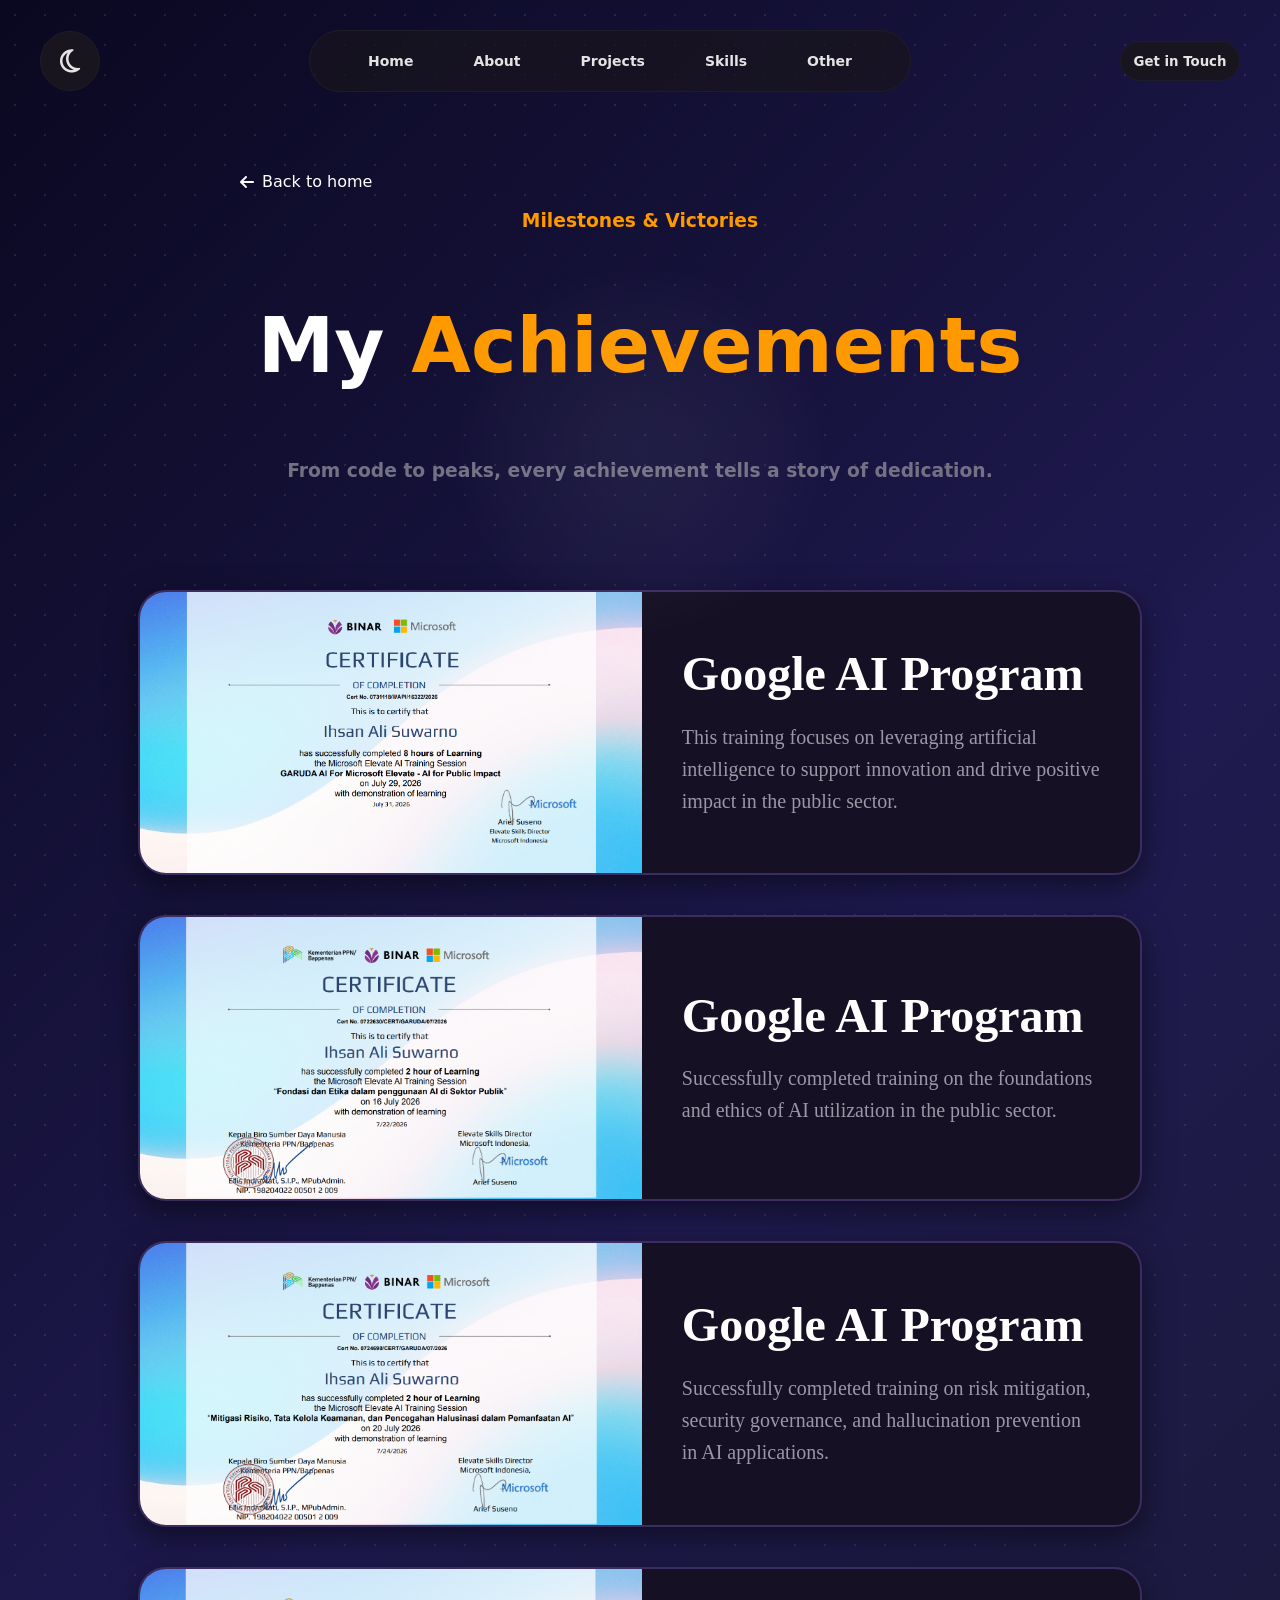
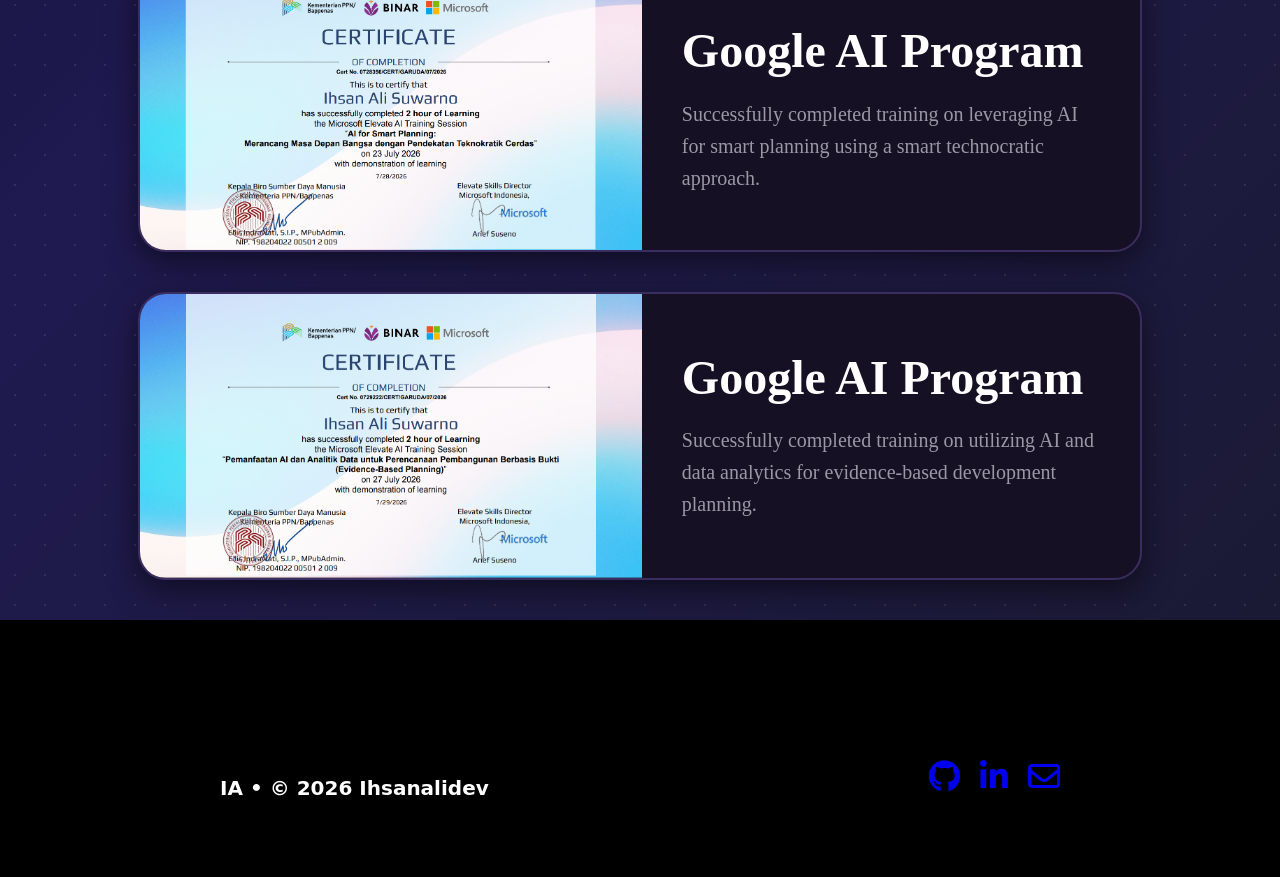
<file: achievements.html>
<!DOCTYPE html>
<html lang="en">
<head>
    <meta charset="UTF-8">
    <meta name="viewport" content="width=device-width, initial-scale=1.0">
    <title>Achievement | Ihsanalidev</title>
    <link rel="stylesheet" href="assets/css/style.css">
    <link rel="stylesheet" href="https://cdnjs.cloudflare.com/ajax/libs/font-awesome/6.5.1/css/all.min.css">
    <link rel="icon" type="image/png" href="assets/img/favicon.png">
</head>
<body>

    <my-header></my-header>
    
    <main>
        <div class="guestbook-title">
            <div class="button-back">
                <a href="index.html">
                    <i class="fa-solid fa-arrow-left"></i>
                    <p class="p-back-to-home">Back to home</p>
                </a>
            </div>
            <h3 class="h3-orange">Milestones & Victories</h3>
            <h1 class="h1-white">My <span class="h1-orange">Achievements</span></h1>
            <h3 class="h3-white">From code to peaks, every achievement tells a story of dedication.</h3>
        </div>

        <div class="achievement-card">
            <div class="achievement-img">
                <img src="assets/img/certificate1.png" alt="Google AI Program Certificate">
            </div>

            <div class="achievement-content">
                <h1 class="achievement-title">Google AI Program</h1>
                <p class="achievement-desc">
                    This training focuses on leveraging artificial intelligence to support innovation and drive positive impact in the public sector.
                </p>
            </div>
        </div>

        <div class="achievement-card">
            <div class="achievement-img">
                <img src="assets/img/certificate2.png" alt="Google AI Program Certificate">
            </div>

            <div class="achievement-content">
                <h1 class="achievement-title">Google AI Program</h1>
                <p class="achievement-desc">
                    Successfully completed training on the foundations and ethics of AI utilization in the public sector.
                </p>
            </div>
        </div>

        <div class="achievement-card">
            <div class="achievement-img">
                <img src="assets/img/certificate3.png" alt="Google AI Program Certificate">
            </div>

            <div class="achievement-content">
                <h1 class="achievement-title">Google AI Program</h1>
                <p class="achievement-desc">
                    Successfully completed training on risk mitigation, security governance, and hallucination prevention in AI applications.  
                </p>
            </div>
        </div>

        <div class="achievement-card">
            <div class="achievement-img">
                <img src="assets/img/certificate4.png" alt="Google AI Program Certificate">
            </div>

            <div class="achievement-content">
                <h1 class="achievement-title">Google AI Program</h1>
                <p class="achievement-desc">
                    Successfully completed training on leveraging AI for smart planning using a smart technocratic approach.
                </p>
            </div>
        </div>

        <div class="achievement-card">
            <div class="achievement-img">
                <img src="assets/img/certificate5.png" alt="Google AI Program Certificate">
            </div>

            <div class="achievement-content">
                <h1 class="achievement-title">Google AI Program</h1>
                <p class="achievement-desc">
                    Successfully completed training on utilizing AI and data analytics for evidence-based development planning.
                </p>
            </div>
        </div>
        
    </main>

    <my-footer></my-footer>

    <script src="assets/js/script.js"></script>
</body>
</html>
</file>
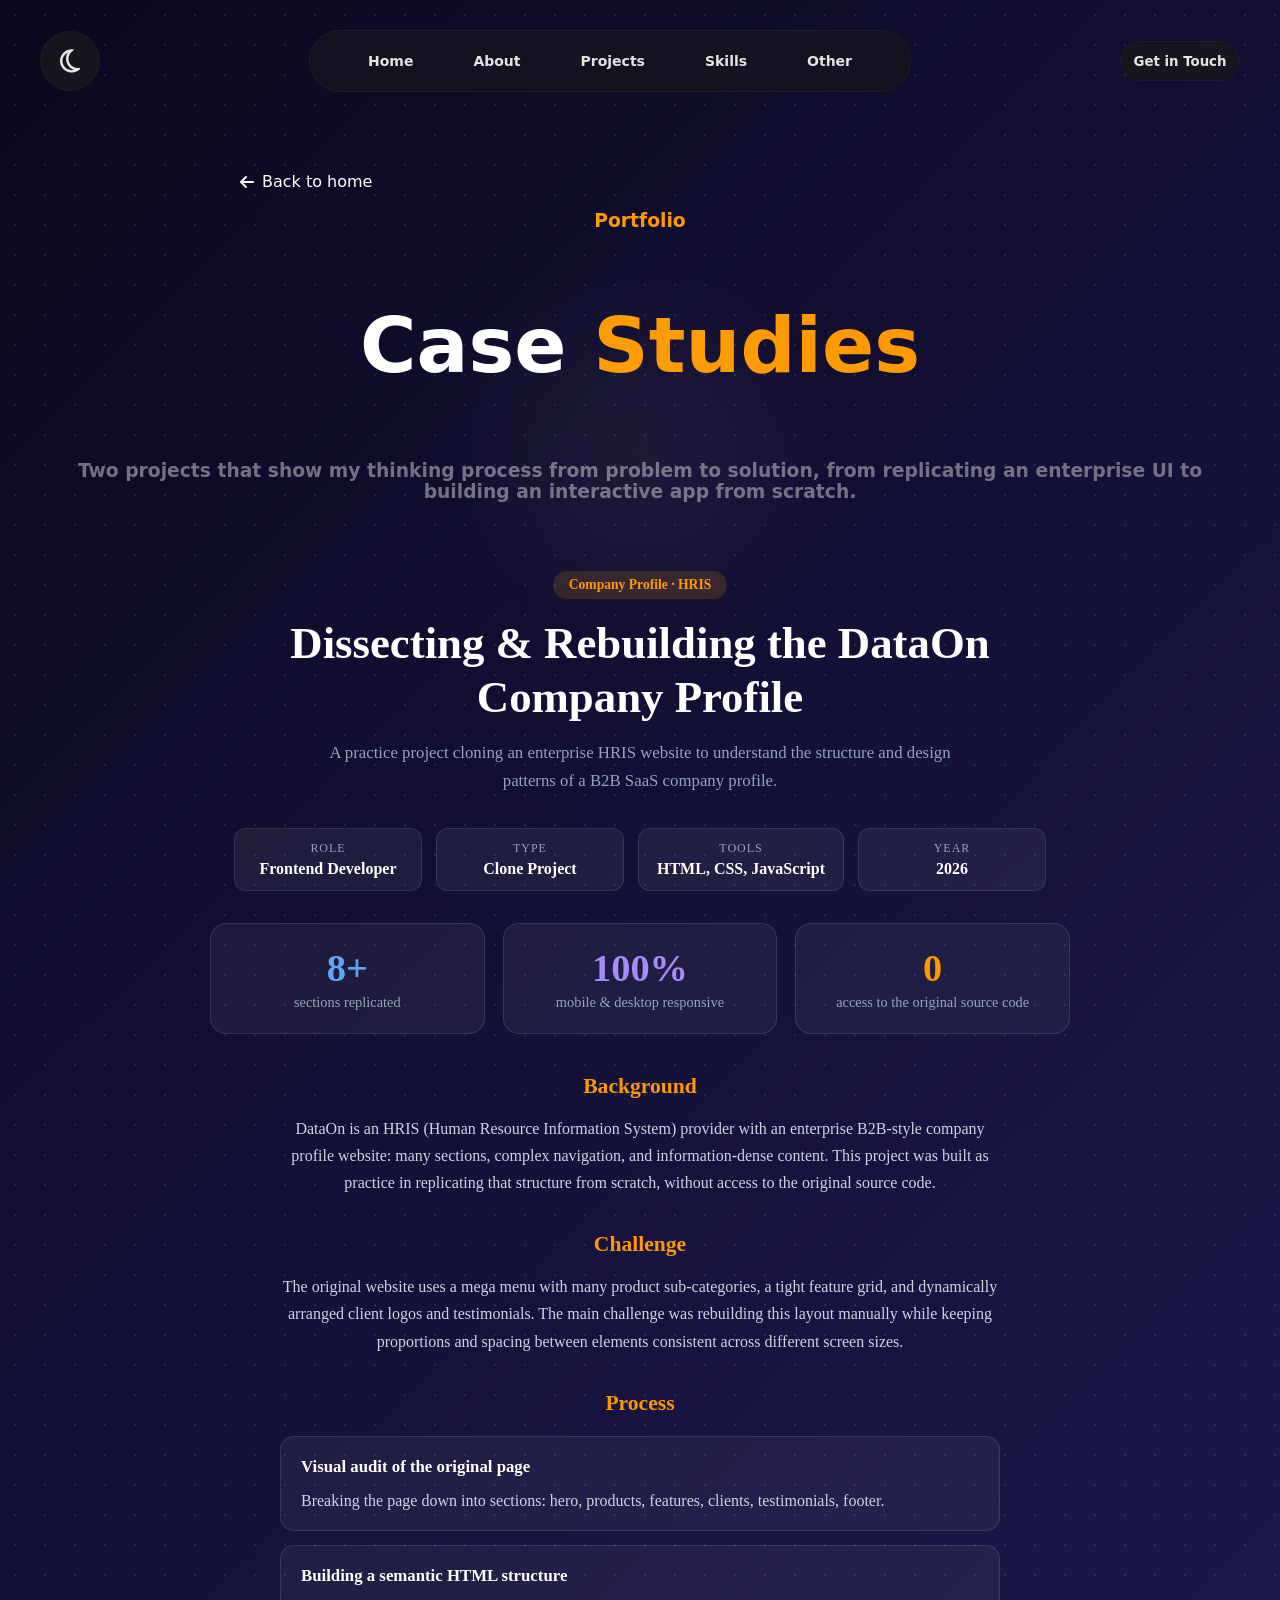
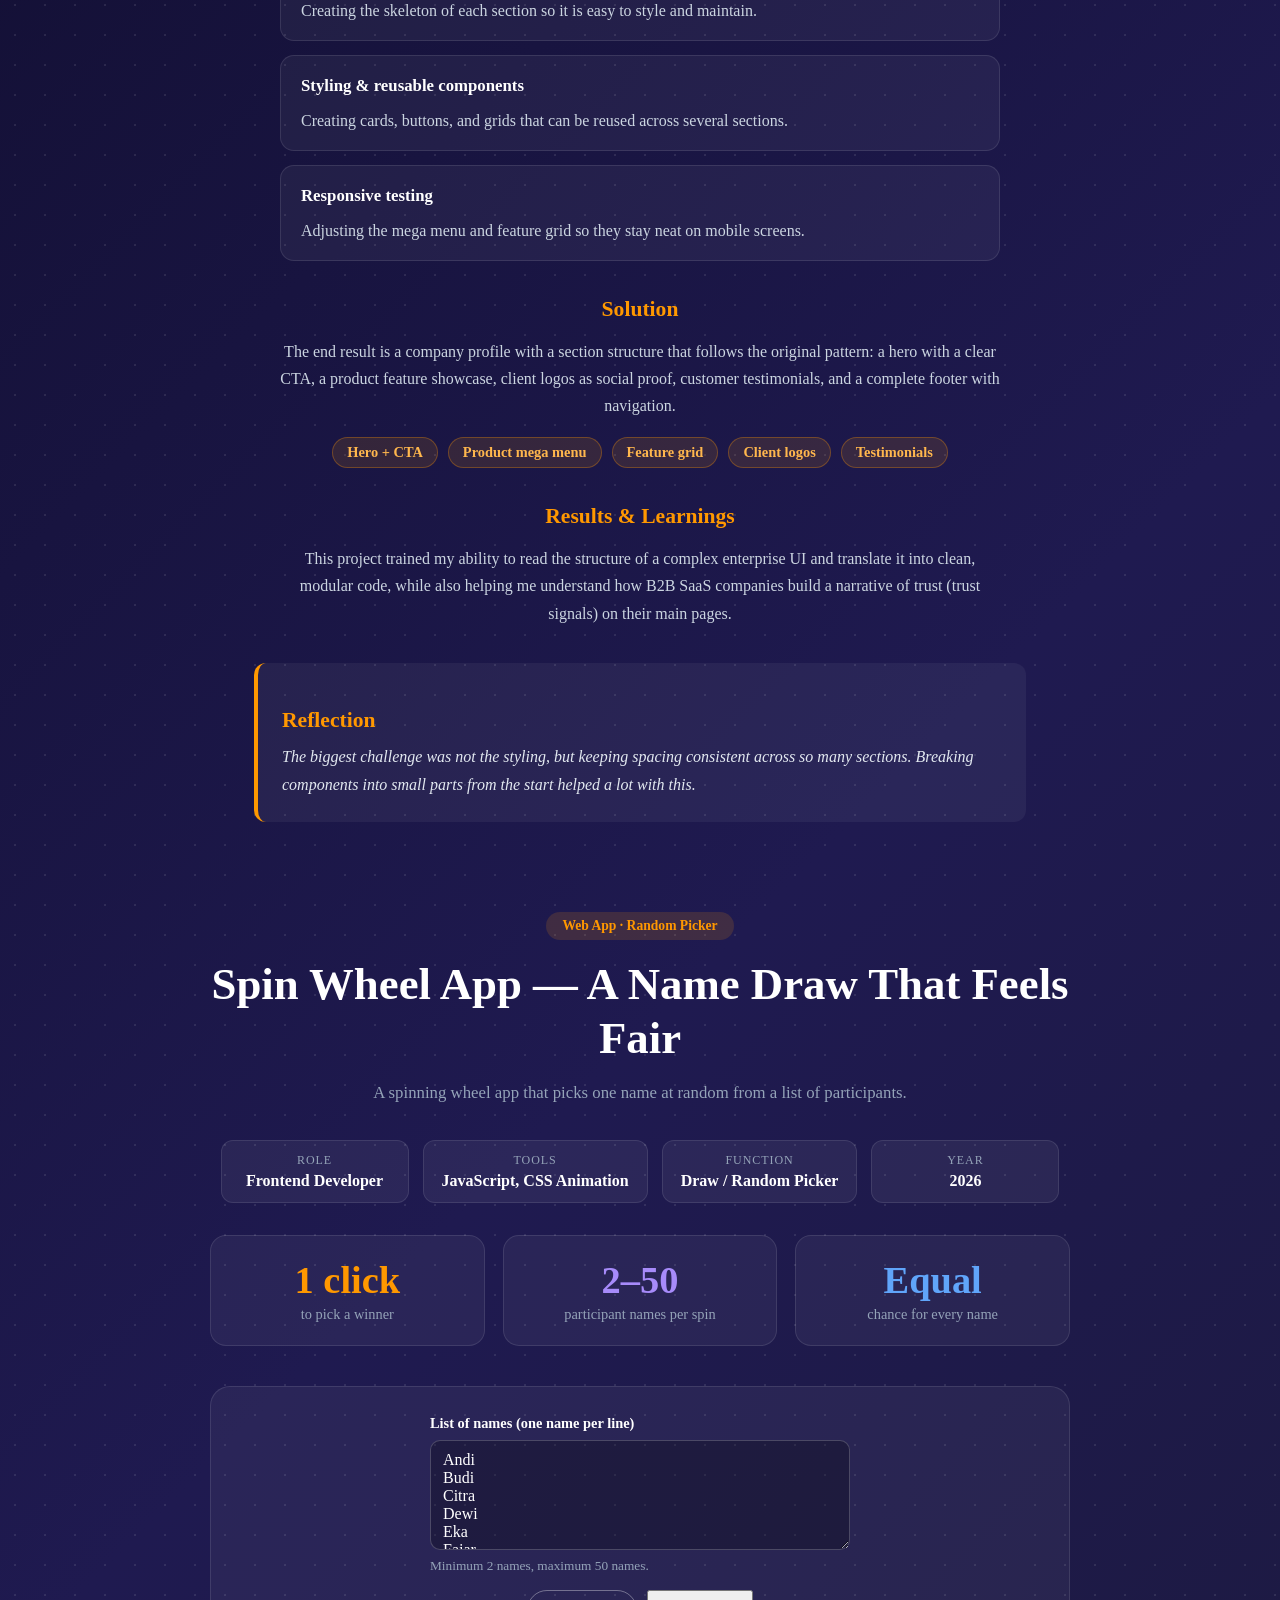
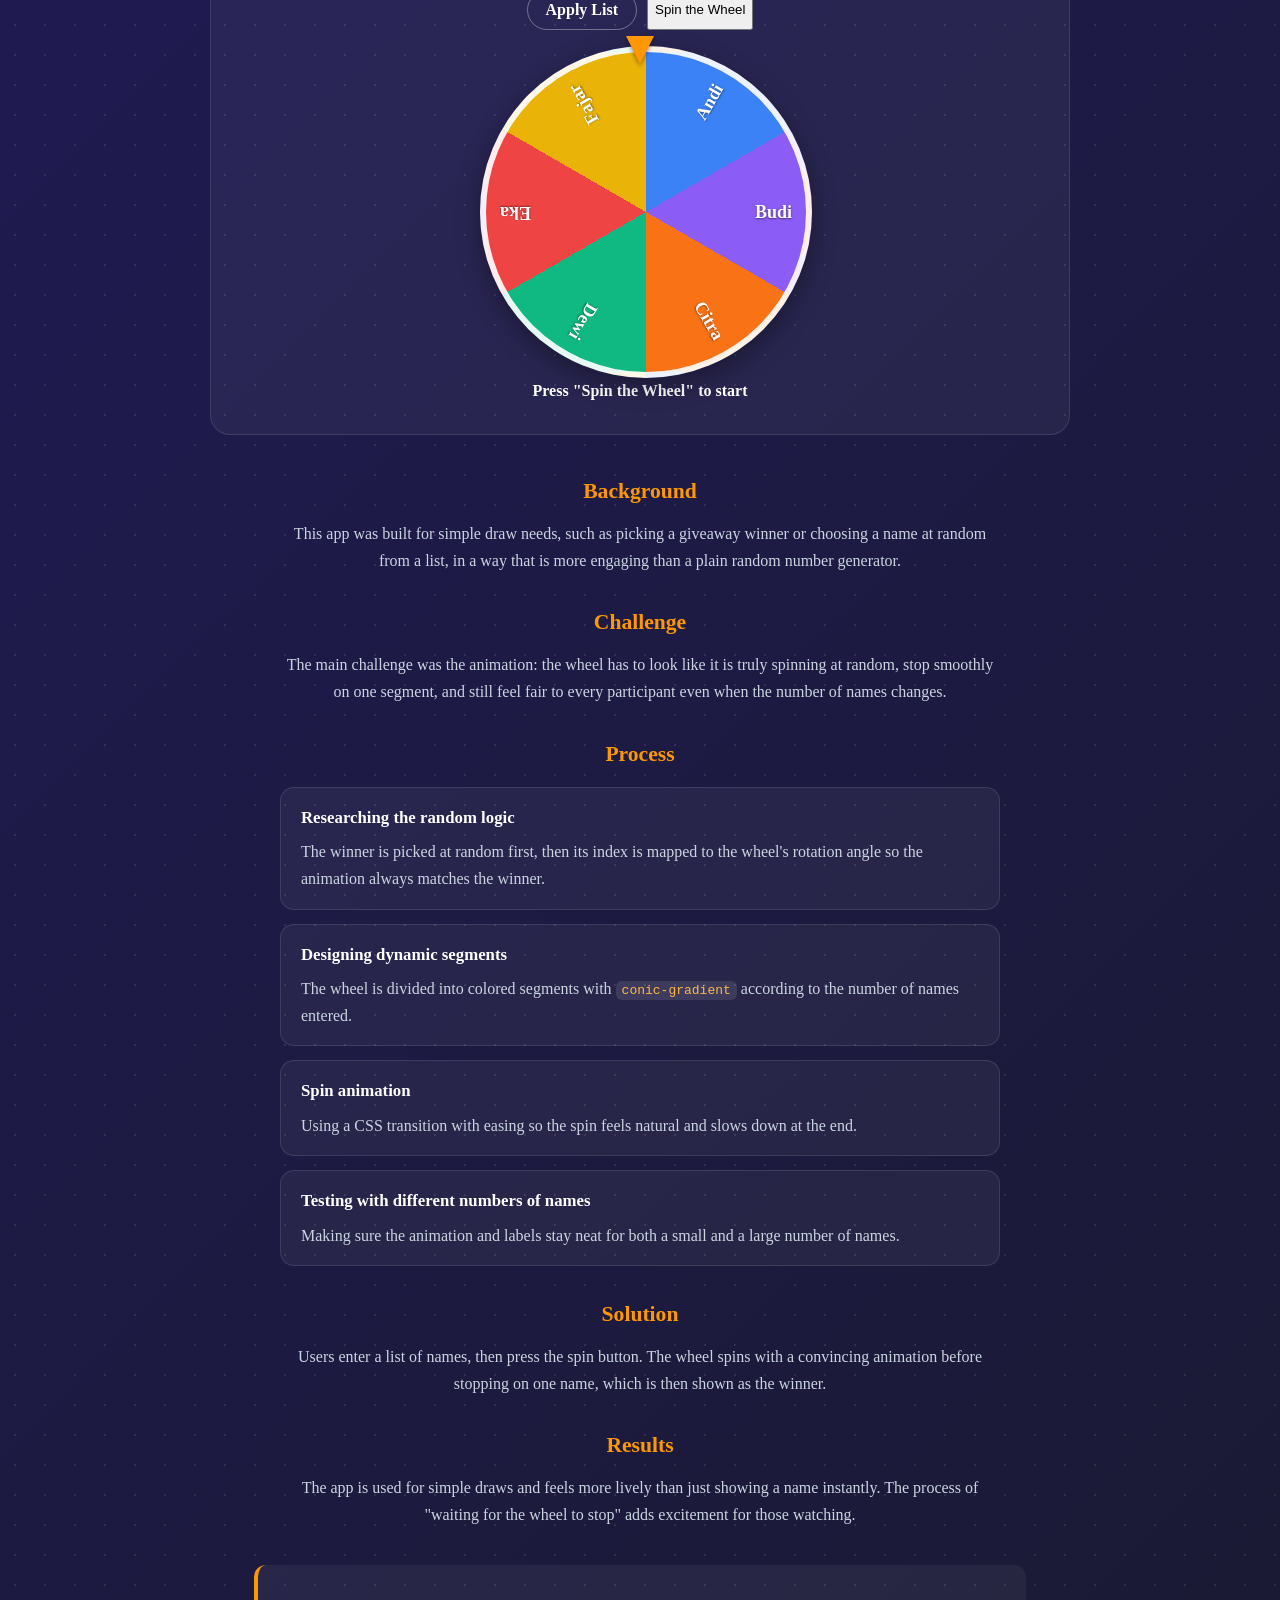
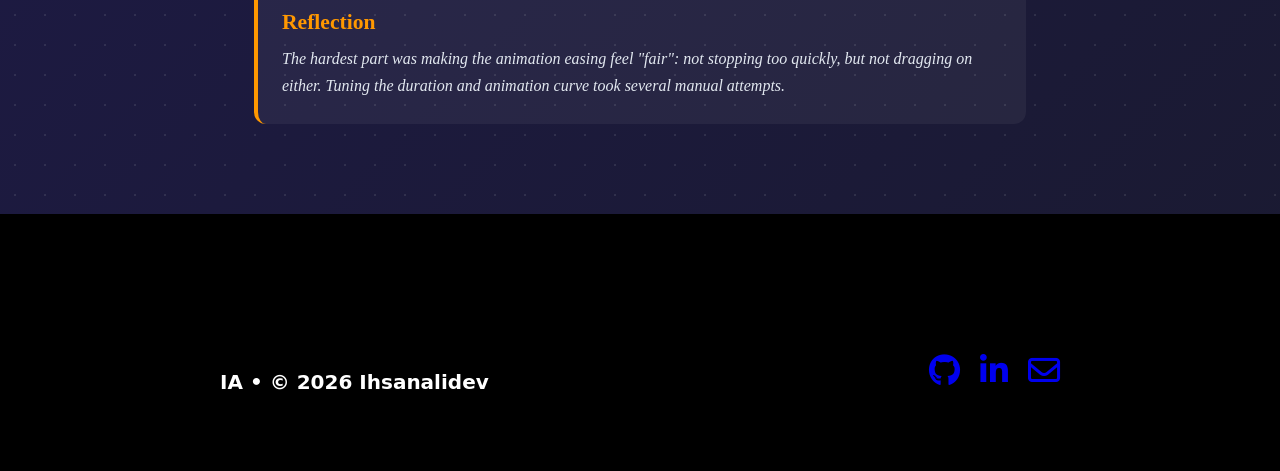
<file: case-studies.html>
<!DOCTYPE html>
<html lang="en">
<head>
    <meta charset="UTF-8">
    <meta name="viewport" content="width=device-width, initial-scale=1.0">
    <title>Case Studies | Ihsanalidev</title>
    <link rel="stylesheet" href="assets/css/style.css">
    <link rel="stylesheet" href="https://cdnjs.cloudflare.com/ajax/libs/font-awesome/6.5.1/css/all.min.css">
    <link rel="icon" type="image/png" href="assets/img/favicon.png">

    <style>
        .case { scroll-margin-top: 80px; }

        .demo { display: flex; flex-direction: column; align-items: center; gap: 16px; position: relative; }
        .wheel-box { position: relative; width: min(320px, 85vw); aspect-ratio: 1; }

        .wheel-box .pointer {
            position: absolute; top: -10px; left: 50%; transform: translateX(-50%);
            width: 0; height: 0; z-index: 3;
            border-left: 14px solid transparent;
            border-right: 14px solid transparent;
            border-top: 28px solid #ff9800;
            filter: drop-shadow(0 2px 2px rgba(0,0,0,.4));
        }

        #wheel {
            position: relative; width: 100%; height: 100%;
            border-radius: 50%; border: 6px solid #fff;
            box-shadow: 0 8px 24px rgba(0,0,0,.35);
            background: #e5e7eb;
            transition: transform 4s cubic-bezier(.17, .67, .12, .99);
            overflow: hidden;
        }
        #wheel .slice-label {
            position: absolute; top: 50%; left: 50%;
            width: 50%; padding-right: 14px; box-sizing: border-box;
            transform-origin: 0 50%;
            text-align: right; color: #fff; font-weight: 700;
            white-space: nowrap; overflow: hidden; text-overflow: ellipsis;
            text-shadow: 0 1px 2px rgba(0,0,0,.5);
            transform: translateY(-50%) rotate(var(--rot));
        }

        .names-input { width: 100%; max-width: 420px; display: flex; flex-direction: column; gap: 8px; text-align: left; }
        .names-input label { font-weight: 600; font-size: .9rem; }
        .names-input textarea {
            width: 100%; min-height: 110px; padding: 10px 12px; box-sizing: border-box;
            border: 1px solid #d1d5db; border-radius: 10px; font: inherit; resize: vertical;
        }

        .btn-row { display: flex; gap: 10px; flex-wrap: wrap; justify-content: center; }
        .spin-btn:disabled, .apply-btn:disabled { opacity: .6; cursor: not-allowed; }
        .apply-btn {
            padding: 10px 18px; border-radius: 999px; border: 1px solid #d1d5db;
            background: #fff; font: inherit; font-weight: 600; cursor: pointer;
        }
        #result { font-weight: 700; min-height: 1.5em; text-align: center; }

        /* ===== TEKS TERANG + RATA TENGAH ===== */
        .wrap { color: #cbd5e1; text-align: center; }
        .wrap p, .wrap li { color: #cbd5e1; line-height: 1.7; }

        /* Nav atas */
        .topnav a { color: #fff; }
        .topnav a:hover { color: #ff9800; }

        /* Intro (judul halaman) */
        .intro { margin: 60px auto 70px; max-width: 720px; }
        .intro .eyebrow {
            display: block; color: #ff9800; font-weight: 700;
            font-size: 1.25rem; margin-bottom: 18px;
        }
        .intro h1 {
            color: #fff; font-size: clamp(2.6rem, 8vw, 4.5rem);
            font-weight: 800; line-height: 1.1; margin: 0 0 22px;
        }
        .intro h1 span { color: #ff9800; }
        .intro p { color: #94a3b8; font-size: 1.1rem; font-weight: 500; }

        /* Header tiap case */
        .wrap .case { max-width: 860px; margin: 0 auto 90px; }
        .wrap .case .tag {
            display: inline-block; padding: 6px 16px; border-radius: 999px;
            background: rgba(255,152,0,.15); color: #ff9800;
            font-weight: 700; font-size: .85rem; margin-bottom: 18px;
        }
        .wrap .case .title {
            color: #fff; font-size: clamp(1.8rem, 5vw, 2.8rem);
            font-weight: 800; line-height: 1.2; margin: 0 0 14px;
        }
        .wrap .case .dek { color: #94a3b8; font-size: 1.05rem; max-width: 640px; margin: 0 auto 32px; }

        /* Meta (peran, tools, dll) */
        .meta-row {
            display: flex; flex-wrap: wrap; justify-content: center; gap: 14px; margin-bottom: 32px;
        }
        .meta-item {
            background: rgba(255,255,255,.06); border: 1px solid rgba(255,255,255,.1);
            border-radius: 12px; padding: 12px 18px; min-width: 150px;
        }
        .meta-item .label { color: #94a3b8; font-size: .75rem; text-transform: uppercase; letter-spacing: .08em; }
        .meta-item .value { color: #fff; font-weight: 600; margin-top: 4px; }

        /* Angka statistik */
        .hero-stat { display: flex; flex-wrap: wrap; justify-content: center; gap: 18px; margin-bottom: 40px; }
        .hero-stat .stat {
            flex: 1 1 200px; background: rgba(255,255,255,.05);
            border: 1px solid rgba(255,255,255,.1); border-radius: 16px; padding: 22px 16px;
        }
        .hero-stat .num { font-size: 2.4rem; font-weight: 800; }
        .hero-stat .num.blue   { color: #60a5fa; }
        .hero-stat .num.purple { color: #a78bfa; }
        .hero-stat .num.orange { color: #ff9800; }
        .hero-stat .cap { color: #94a3b8; font-size: .9rem; margin-top: 4px; }

        /* Section isi */
        .block { margin: 0 auto 36px; max-width: 720px; }
        .block .h, .reflection .h {
            color: #ff9800; font-size: 1.35rem; font-weight: 700; margin-bottom: 12px;
        }

        /* Langkah proses */
        .steps { list-style: none; padding: 0; margin: 20px 0 0; display: grid; gap: 14px; text-align: left; }
        .steps li {
            background: rgba(255,255,255,.05); border: 1px solid rgba(255,255,255,.1);
            border-radius: 14px; padding: 16px 20px;
        }
        .steps h4 { color: #fff; margin: 0 0 6px; font-size: 1.05rem; }
        .steps p { color: #cbd5e1; margin: 0; }

        /* Chips */
        .chips { display: flex; flex-wrap: wrap; justify-content: center; gap: 10px; margin-top: 18px; }
        .chip {
            background: rgba(255,152,0,.12); color: #ffb74d;
            border: 1px solid rgba(255,152,0,.3); border-radius: 999px;
            padding: 6px 14px; font-size: .9rem; font-weight: 600;
        }

        /* Refleksi */
        .reflection {
            max-width: 720px; margin: 0 auto; padding: 24px;
            background: rgba(255,255,255,.05); border-left: 4px solid #ff9800;
            border-radius: 12px; text-align: left;
        }
        .reflection p { color: #e2e8f0; font-style: italic; margin: 0; }

        /* Demo roda */
        .demo {
            background: rgba(255,255,255,.05); border: 1px solid rgba(255,255,255,.1);
            border-radius: 20px; padding: 28px 18px; margin-bottom: 44px;
        }
        .names-input label { color: #fff; }
        .names-input small { color: #94a3b8; }
        .names-input textarea {
            background: rgba(0,0,0,.25); color: #fff; border: 1px solid rgba(255,255,255,.2);
        }
        .names-input textarea::placeholder { color: #64748b; }
        .apply-btn { background: transparent; color: #fff; border: 1px solid rgba(255,255,255,.35); }
        .apply-btn:hover:not(:disabled) { background: rgba(255,255,255,.1); }
        #result { color: #fff; }
        #wheel { border-color: rgba(255,255,255,.9); }
        code { background: rgba(255,255,255,.1); color: #ffb74d; padding: 2px 6px; border-radius: 6px; }
    </style>
</head>
<body>

    <my-header></my-header>

    <main>

        <div class="guestbook-title">
            <div class="button-back">
                <a href="index.html">
                    <i class="fa-solid fa-arrow-left"></i>
                    <p class="p-back-to-home">Back to home</p>
                </a>
            </div>
            <h3 class="h3-orange">Portfolio</h3>
            <h1 class="h1-white">Case<span class="h1-orange"> Studies</span></h1>
            <h3 class="h3-white">Two projects that show my thinking process from problem to solution, from replicating an enterprise UI to building an interactive app from scratch.</h3>
        </div>

<div class="wrap">

  <!-- <div class="intro">
    <span class="eyebrow">Portfolio</span>
    <h1>Case <span>Studies</span></h1>
    <p>Two projects that show my thinking process from problem to solution, from replicating an enterprise UI to building an interactive app from scratch.</p>
  </div> -->

  <!-- ============ CASE 1: HRIS ============ -->
  <div class="case hris" id="hris">
    <span class="tag hris">Company Profile · HRIS</span>
    <h2 class="title">Dissecting &amp; Rebuilding the DataOn Company Profile</h2>
    <p class="dek">A practice project cloning an enterprise HRIS website to understand the structure and design patterns of a B2B SaaS company profile.</p>

    <div class="meta-row">
      <div class="meta-item"><div class="label">Role</div><div class="value">Frontend Developer</div></div>
      <div class="meta-item"><div class="label">Type</div><div class="value">Clone Project</div></div>
      <div class="meta-item"><div class="label">Tools</div><div class="value">HTML, CSS, JavaScript</div></div>
      <div class="meta-item"><div class="label">Year</div><div class="value">2026</div></div>
    </div>

    <div class="hero-stat">
      <div class="stat"><div class="num blue">8+</div><div class="cap">sections replicated</div></div>
      <div class="stat"><div class="num purple">100%</div><div class="cap">mobile &amp; desktop responsive</div></div>
      <div class="stat"><div class="num orange">0</div><div class="cap">access to the original source code</div></div>
    </div>

    <section class="block">
      <h3 class="h">Background</h3>
      <p>DataOn is an HRIS (Human Resource Information System) provider with an enterprise B2B-style company profile website: many sections, complex navigation, and information-dense content. This project was built as practice in replicating that structure from scratch, without access to the original source code.</p>
    </section>

    <section class="block">
      <h3 class="h">Challenge</h3>
      <p>The original website uses a mega menu with many product sub-categories, a tight feature grid, and dynamically arranged client logos and testimonials. The main challenge was rebuilding this layout manually while keeping proportions and spacing between elements consistent across different screen sizes.</p>
    </section>

    <section class="block">
      <h3 class="h">Process</h3>
      <ol class="steps">
        <li><h4>Visual audit of the original page</h4><p>Breaking the page down into sections: hero, products, features, clients, testimonials, footer.</p></li>
        <li><h4>Building a semantic HTML structure</h4><p>Creating the skeleton of each section so it is easy to style and maintain.</p></li>
        <li><h4>Styling &amp; reusable components</h4><p>Creating cards, buttons, and grids that can be reused across several sections.</p></li>
        <li><h4>Responsive testing</h4><p>Adjusting the mega menu and feature grid so they stay neat on mobile screens.</p></li>
      </ol>
    </section>

    <section class="block">
      <h3 class="h">Solution</h3>
      <p>The end result is a company profile with a section structure that follows the original pattern: a hero with a clear CTA, a product feature showcase, client logos as social proof, customer testimonials, and a complete footer with navigation.</p>
      <div class="chips">
        <span class="chip">Hero + CTA</span>
        <span class="chip">Product mega menu</span>
        <span class="chip">Feature grid</span>
        <span class="chip">Client logos</span>
        <span class="chip">Testimonials</span>
      </div>
    </section>

    <section class="block">
      <h3 class="h">Results &amp; Learnings</h3>
      <p>This project trained my ability to read the structure of a complex enterprise UI and translate it into clean, modular code, while also helping me understand how B2B SaaS companies build a narrative of trust (trust signals) on their main pages.</p>
    </section>

    <div class="reflection">
      <h3 class="h" style="margin-bottom:10px;">Reflection</h3>
      <p>The biggest challenge was not the styling, but keeping spacing consistent across so many sections. Breaking components into small parts from the start helped a lot with this.</p>
    </div>
  </div>

  <!-- ============ CASE 2: SPIN WHEEL ============ -->
  <div class="case wheel-section" id="spinwheel">
    <span class="tag wheel">Web App · Random Picker</span>
    <h2 class="title">Spin Wheel App — A Name Draw That Feels Fair</h2>
    <p class="dek">A spinning wheel app that picks one name at random from a list of participants.</p>

    <div class="meta-row">
      <div class="meta-item"><div class="label">Role</div><div class="value">Frontend Developer</div></div>
      <div class="meta-item"><div class="label">Tools</div><div class="value">JavaScript, CSS Animation</div></div>
      <div class="meta-item"><div class="label">Function</div><div class="value">Draw / Random Picker</div></div>
      <div class="meta-item"><div class="label">Year</div><div class="value">2026</div></div>
    </div>

    <div class="hero-stat">
      <div class="stat"><div class="num orange">1 click</div><div class="cap">to pick a winner</div></div>
      <div class="stat"><div class="num purple">2–50</div><div class="cap">participant names per spin</div></div>
      <div class="stat"><div class="num blue">Equal</div><div class="cap">chance for every name</div></div>
    </div>

    <!-- DEMO INTERAKTIF -->
    <div class="demo">
      <div class="names-input">
        <label for="namesInput">List of names (one name per line)</label>
        <textarea id="namesInput" placeholder="Write one name per line">Andi
Budi
Citra
Dewi
Eka
Fajar</textarea>
        <small>Minimum 2 names, maximum 50 names.</small>
      </div>

      <div class="btn-row">
        <button class="apply-btn" id="applyBtn" type="button">Apply List</button>
        <button class="spin-btn" id="spinBtn" type="button">Spin the Wheel</button>
      </div>

      <div class="wheel-box">
        <div class="pointer"></div>
        <div class="wheel" id="wheel"></div>
      </div>

      <div class="result" id="result" aria-live="polite">Press "Spin the Wheel" to start</div>
    </div>

    <section class="block">
      <h3 class="h">Background</h3>
      <p>This app was built for simple draw needs, such as picking a giveaway winner or choosing a name at random from a list, in a way that is more engaging than a plain random number generator.</p>
    </section>

    <section class="block">
      <h3 class="h">Challenge</h3>
      <p>The main challenge was the animation: the wheel has to look like it is truly spinning at random, stop smoothly on one segment, and still feel fair to every participant even when the number of names changes.</p>
    </section>

    <section class="block">
      <h3 class="h">Process</h3>
      <ol class="steps">
        <li><h4>Researching the random logic</h4><p>The winner is picked at random first, then its index is mapped to the wheel's rotation angle so the animation always matches the winner.</p></li>
        <li><h4>Designing dynamic segments</h4><p>The wheel is divided into colored segments with <code>conic-gradient</code> according to the number of names entered.</p></li>
        <li><h4>Spin animation</h4><p>Using a CSS transition with easing so the spin feels natural and slows down at the end.</p></li>
        <li><h4>Testing with different numbers of names</h4><p>Making sure the animation and labels stay neat for both a small and a large number of names.</p></li>
      </ol>
    </section>

    <section class="block">
      <h3 class="h">Solution</h3>
      <p>Users enter a list of names, then press the spin button. The wheel spins with a convincing animation before stopping on one name, which is then shown as the winner.</p>
    </section>

    <section class="block">
      <h3 class="h">Results</h3>
      <p>The app is used for simple draws and feels more lively than just showing a name instantly. The process of "waiting for the wheel to stop" adds excitement for those watching.</p>
    </section>

    <div class="reflection">
      <h3 class="h" style="margin-bottom:10px;">Reflection</h3>
      <p>The hardest part was making the animation easing feel "fair": not stopping too quickly, but not dragging on either. Tuning the duration and animation curve took several manual attempts.</p>
    </div>
  </div>

</div>

<script>
(function () {
  const COLORS = ['#3b82f6', '#8b5cf6', '#f97316', '#10b981', '#ef4444', '#eab308', '#06b6d4', '#ec4899'];
  const MIN_NAMES = 2, MAX_NAMES = 50;

  const wheel = document.getElementById('wheel');
  const result = document.getElementById('result');
  const spinBtn = document.getElementById('spinBtn');
  const applyBtn = document.getElementById('applyBtn');
  const input = document.getElementById('namesInput');

  let names = [];
  let rotation = 0;     // rotasi kumulatif (derajat)
  let winnerIndex = -1;
  let spinning = false;

  // Angka acak 0..max-1 memakai crypto (tanpa modulo bias)
  function randomInt(max) {
    const buf = new Uint32Array(1);
    const limit = Math.floor(0x100000000 / max) * max;
    do { crypto.getRandomValues(buf); } while (buf[0] >= limit);
    return buf[0] % max;
  }

  function parseNames() {
    return input.value.split('\n').map(function (n) { return n.trim(); }).filter(Boolean);
  }

  function buildWheel() {
    const list = parseNames();
    if (list.length < MIN_NAMES) {
      result.textContent = 'Enter at least ' + MIN_NAMES + ' names.';
      return false;
    }
    if (list.length > MAX_NAMES) {
      result.textContent = 'Maximum ' + MAX_NAMES + ' names.';
      return false;
    }

    names = list;
    const seg = 360 / names.length;

    // Reset posisi tanpa animasi
    wheel.style.transition = 'none';
    rotation = 0;
    wheel.style.transform = 'rotate(0deg)';
    void wheel.offsetWidth;            // paksa reflow
    wheel.style.transition = '';

    // Warna segmen
    wheel.style.background = 'conic-gradient(' + names.map(function (_, i) {
      return COLORS[i % COLORS.length] + ' ' + (i * seg) + 'deg ' + ((i + 1) * seg) + 'deg';
    }).join(',') + ')';

    // Label nama
    wheel.innerHTML = '';
    const fontSize = Math.max(10, Math.min(18, 160 / names.length + 6));
    names.forEach(function (name, i) {
      const mid = (i + 0.5) * seg;
      const label = document.createElement('span');
      label.className = 'slice-label';
      label.textContent = name;
      label.style.setProperty('--rot', (mid - 90) + 'deg');
      label.style.fontSize = fontSize + 'px';
      wheel.appendChild(label);
    });

    result.textContent = 'Press "Spin the Wheel" to start';
    return true;
  }

  function spin() {
    if (spinning || names.length < MIN_NAMES) return;
    spinning = true;
    spinBtn.disabled = true;
    applyBtn.disabled = true;
    input.disabled = true;
    result.textContent = 'Spinning...';

    const seg = 360 / names.length;
    winnerIndex = randomInt(names.length);

    // Titik acak di dalam segmen pemenang (tidak selalu persis di tengah)
    const offsetInSeg = (Math.random() * 0.7 + 0.15) * seg;
    const target = 360 - (winnerIndex * seg + offsetInSeg);
    const current = ((rotation % 360) + 360) % 360;
    const delta = (((target - current) % 360) + 360) % 360;
    const extraSpins = 5 + randomInt(3);

    rotation += extraSpins * 360 + delta;
    wheel.style.transform = 'rotate(' + rotation + 'deg)';
  }

  wheel.addEventListener('transitionend', function (e) {
    if (e.propertyName !== 'transform' || !spinning) return;
    spinning = false;
    result.textContent = 'Winner: ' + names[winnerIndex] + ' 🎉';
    spinBtn.disabled = false;
    applyBtn.disabled = false;
    input.disabled = false;
  });

  applyBtn.addEventListener('click', buildWheel);
  spinBtn.addEventListener('click', function () {
    // Pastikan roda sesuai isi textarea sebelum diputar
    const current = parseNames();
    if (current.join('\n') !== names.join('\n') && !buildWheel()) return;
    spin();
  });

  buildWheel();
})();
</script>
</main>

    <my-footer></my-footer>

    <script src="assets/js/script.js"></script>
</body>
</html>
</file>
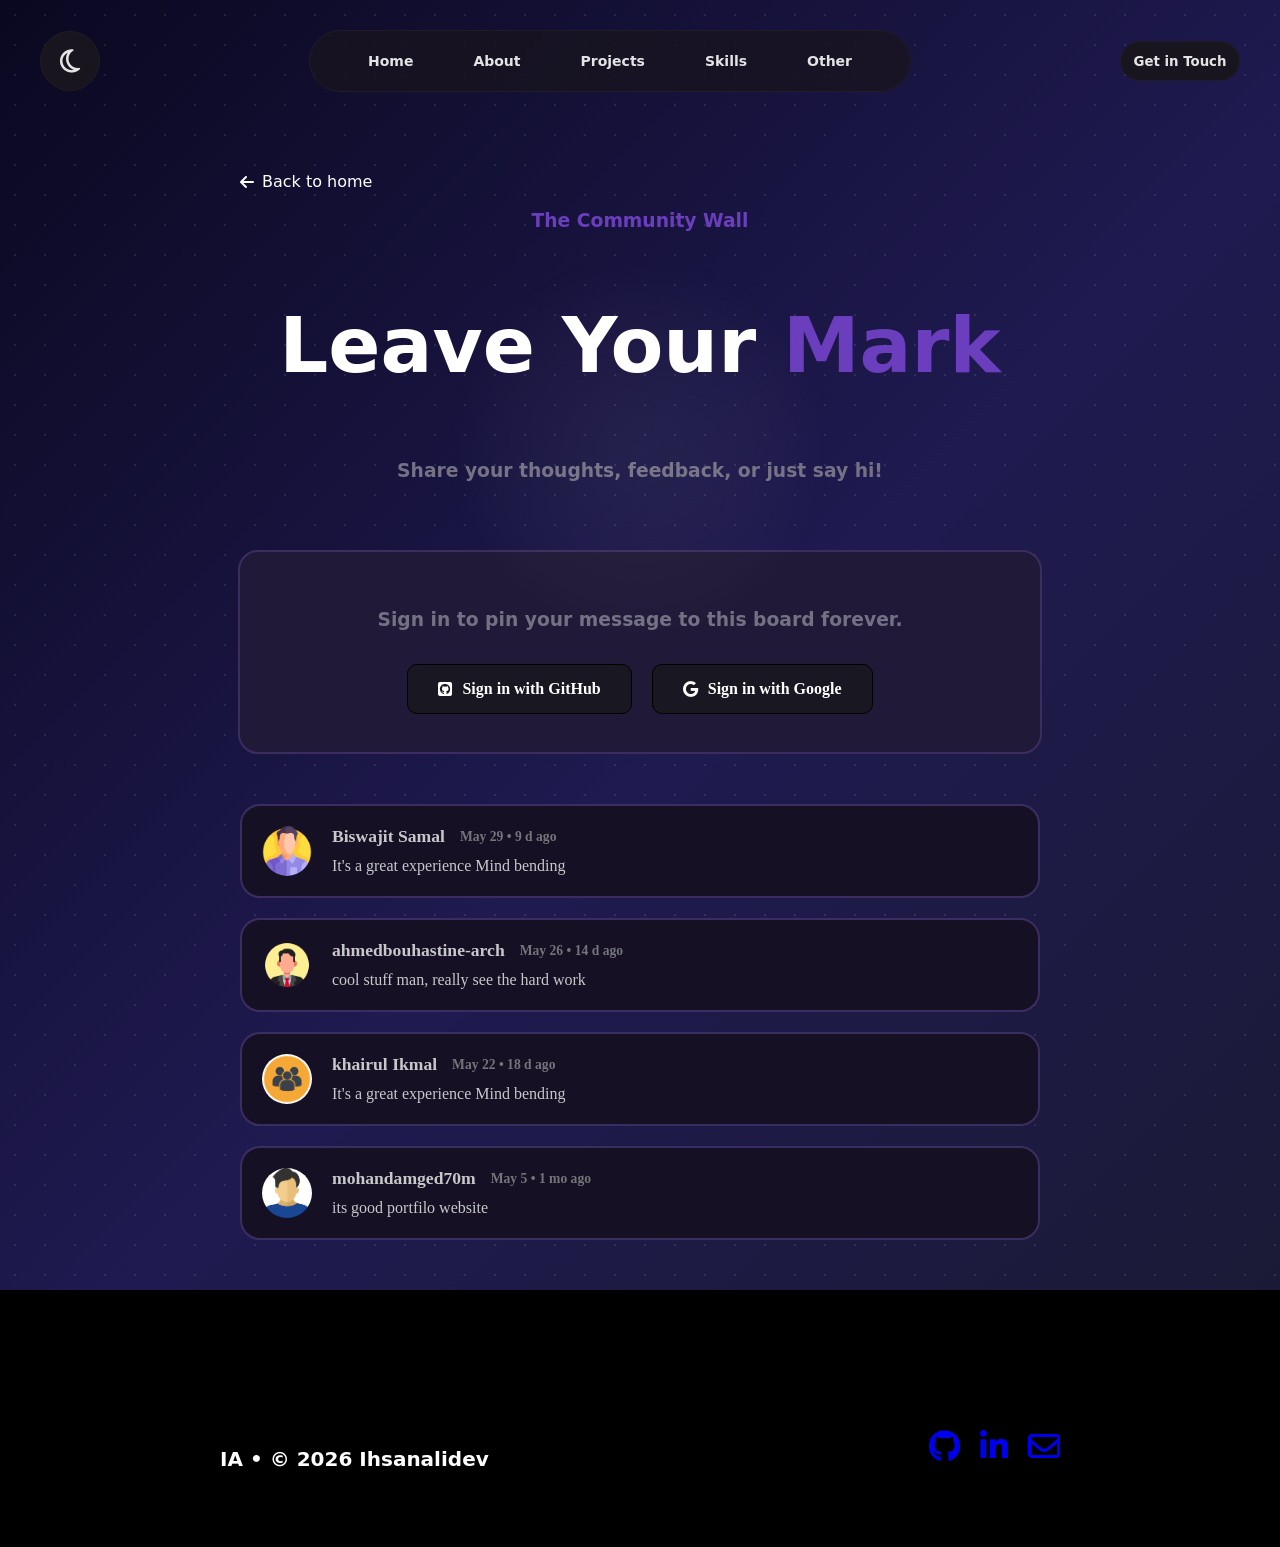
<file: guestbook.html>
<!DOCTYPE html>
<html lang="en">
<head>
    <meta charset="UTF-8">
    <meta name="viewport" content="width=device-width, initial-scale=1.0">
    <title>Guestbook | Ihsanalidev</title>
    <link rel="stylesheet" href="assets/css/style.css">
    <link rel="stylesheet" href="https://cdnjs.cloudflare.com/ajax/libs/font-awesome/6.5.1/css/all.min.css">
    <link rel="icon" type="image/png" href="assets/img/favicon.png">
</head>
<body>

    <my-header></my-header>
    
    <main>

        <div class="guestbook-title">
            <div class="button-back">
                <a href="index.html">
                    <i class="fa-solid fa-arrow-left"></i>
                    <p class="p-back-to-home">Back to home</p>
                </a>
            </div>
            <h3 class="h3-purple">The Community Wall</h3>
            <h1 class="h1-white">Leave Your <span class="h1-purple">Mark</span></h1>
            <h3 class="h3-white">Share your thoughts, feedback, or just say hi!</h3>
        </div>
        <div class="div-signin">
            <h3 class="h3-white center-text">Sign in to pin your message to this board forever.</h3>
            <div class="wrapper-tombol">
                <a href="https://google.com">
                    <div class="signin-github">
                        <i class="fa-brands fa-square-github"></i>
                        <h4>Sign in with GitHub</h4>
                    </div>
                </a>
                <a href="https://google.com">
                    <div class="signin-google">
                        <i class="fa-brands fa-google"></i>
                        <h4>Sign in with Google</h4>
                    </div>
                </a>
            </div>
        </div>

        <div class="comment-section">
            <div class="comment-1">
                <div class="img-template">
                    <img src="assets/img/people1.png" alt="people1">
                </div>
                
                <div class="namedate-comment">
                    <div class="name-date">
                        <h4 class="color-comment">Biswajit Samal</h4>
                        <h5 class="h5-comment color-comment">May 29 • 9 d ago</h5>
                    </div>
                    <div class="user-comment">
                        <p class="color-comment">It's a great experience Mind bending</p>
                    </div>
                </div>
            </div>
            <div class="comment-2">
                <div class="img-template">
                    <img src="assets/img/people2.png" alt="people2">
                </div>

                <div class="namedate-comment">
                    <div class="name-date">
                        <h4 class="color-comment">ahmedbouhastine-arch</h4>
                        <h5 class="h5-comment color-comment">May 26 • 14 d ago</h5>
                    </div>
                    <div class="user-comment">
                        <p class="color-comment">cool stuff man, really see the hard work</p>
                    </div>
                </div>
            </div>
            <div class="comment-3">
                <div class="img-template">
                    <img src="assets/img/people3.png" alt="people3">
                </div>

                <div class="namedate-comment">
                    <div class="name-date">
                        <h4 class="color-comment">khairul Ikmal</h4>
                        <h5 class="h5-comment color-comment">May 22 • 18 d ago</h5>
                    </div>
                    <div class="user-comment">
                        <p class="color-comment">It's a great experience Mind bending</p>
                    </div>
                </div>
            </div>
            <div class="comment-4">
                <div class="img-template">
                    <img src="assets/img/people4.png" alt="people4">
                </div>

                <div class="namedate-comment">
                    <div class="name-date">
                        <h4 class="color-comment">mohandamged70m</h4>
                        <h5 class="h5-comment color-comment">May 5 • 1 mo ago</h5>
                    </div>
                    <div class="user-comment">
                        <p class="color-comment">its good portfilo website</p>
                    </div>
                </div>
            </div>
        </div>

    </main>

    <my-footer></my-footer>

    <script src="assets/js/script.js"></script>
</body>
</html>
</file>
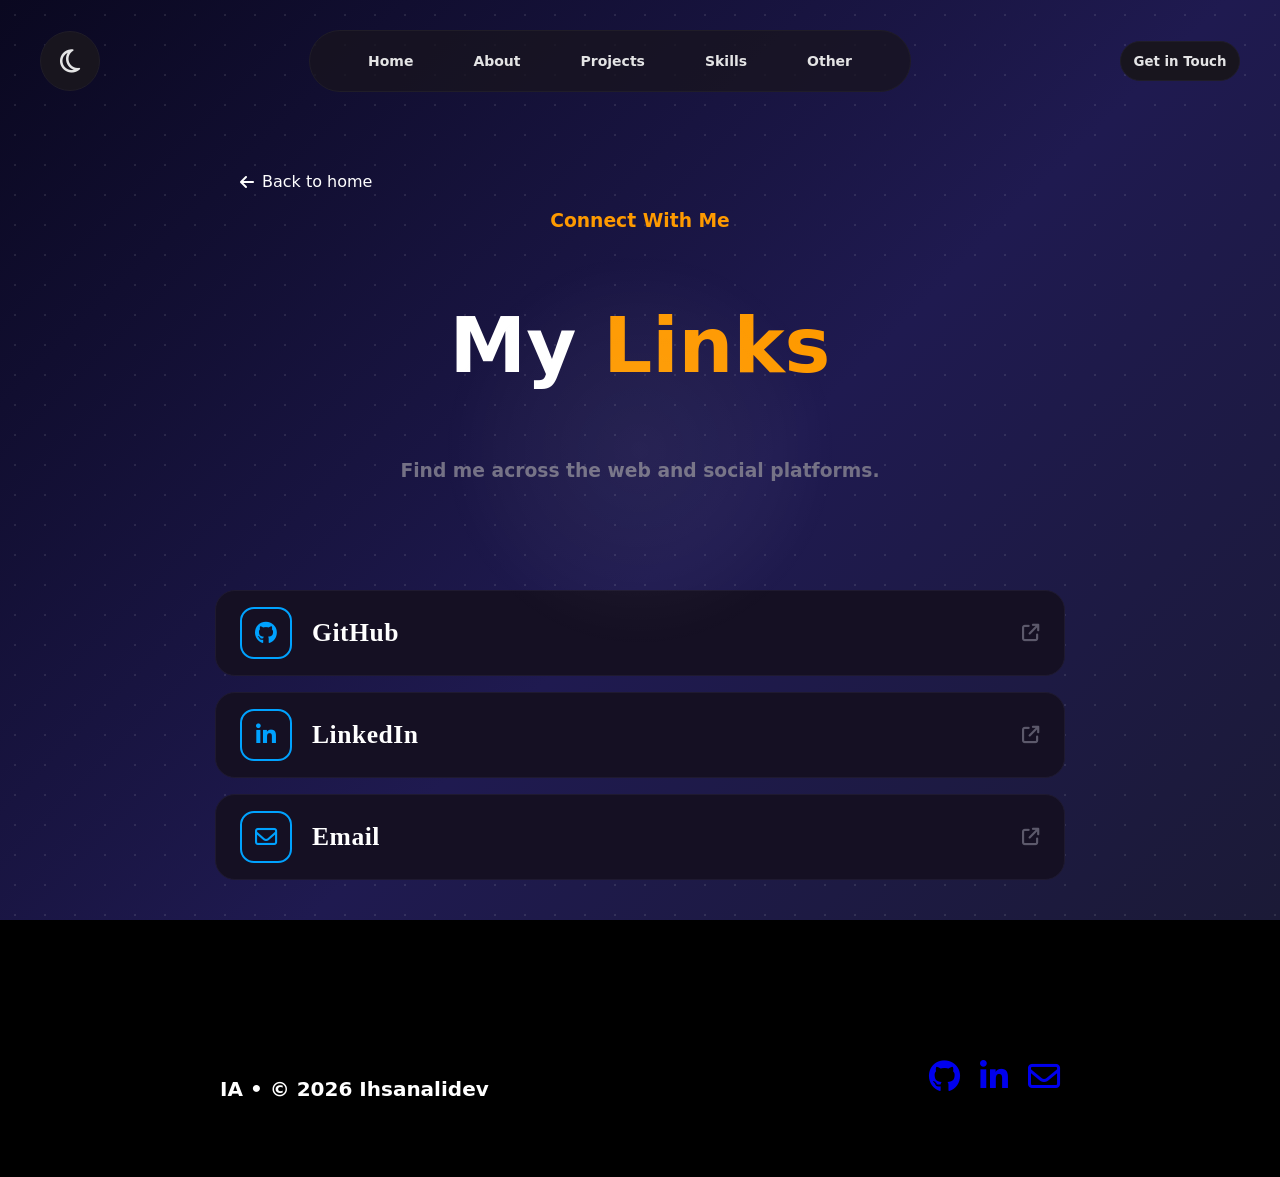
<file: my-links.html>
<!DOCTYPE html>
<html lang="en">
<head>
    <meta charset="UTF-8">
    <meta name="viewport" content="width=device-width, initial-scale=1.0">
    <title>My Links | Ihsanalidev</title>
    <link rel="stylesheet" href="assets/css/style.css">
    <link rel="stylesheet" href="https://cdnjs.cloudflare.com/ajax/libs/font-awesome/6.5.1/css/all.min.css">
    <link rel="icon" type="image/png" href="assets/img/favicon.png">
</head>
<body>

    <my-header></my-header>
    
    <main>
        <div class="guestbook-title">
            <div class="button-back">
                <a href="index.html">
                    <i class="fa-solid fa-arrow-left"></i>
                    <p class="p-back-to-home">Back to home</p>
                </a>
            </div>
            <h3 class="h3-orange">Connect With Me</h3>
            <h1 class="h1-white">My <span class="h1-orange">Links</span></h1>
            <h3 class="h3-white">Find me across the web and social platforms.</h3>
        </div>

        <div class="social-list-container">
        
        <a href="https://github.com/ihsanalidev" target="_blank" class="social-link-item">
            <div class="social-left-content">
                <div class="icon-badge">
                    <i class="fa-brands fa-github"></i>
                </div>
                <span class="social-name">GitHub</span>
            </div>
            <i class="fa-solid fa-arrow-up-right-from-square icon-redirect"></i>
        </a>

        <a href="https://www.linkedin.com/in/ihsan-ali-suwarno/" target="_blank" class="social-link-item">
            <div class="social-left-content">
                <div class="icon-badge">
                    <i class="fa-brands fa-linkedin-in"></i>
                </div>
                <span class="social-name">LinkedIn</span>
            </div>
            <i class="fa-solid fa-arrow-up-right-from-square icon-redirect"></i>
        </a>

        <a href="mailto:ihsanaliwork@gmail.com" class="social-link-item">
            <div class="social-left-content">
                <div class="icon-badge">
                    <i class="fa-regular fa-envelope"></i>
                </div>
                <span class="social-name">Email</span>
            </div>
            <i class="fa-solid fa-arrow-up-right-from-square icon-redirect"></i>
        </a>

    </div>

    </main>

    <my-footer></my-footer>

    <script src="assets/js/script.js"></script>
</body>
</html>
</file>
<file: assets/css/style.css>
/* ====================================================================== root ==================================================== */
:root {
  --primary-color: #160d29;
  --secondary-color: #18151e;
  --third-color: #e4e4e5;
  --forth-color: #201d28;

  --bg-grad-1: #0a0820;
  --bg-grad-2: #1f1a50;
  --bg-grad-3: #1a1a30;
  --dot-color: rgba(255, 255, 255, 0.3); 

  --button-size: 40px;
  --border-radius-circle: 50%;
  --font-family: Inter, system-ui, -apple-system, BlinkMacSystemFont, "Segoe UI", Roboto, sans-serif;
  /* --font-family2: "JetBrains Mono", "Courier New", monospace; */
  --font-family2: monospace;
  --font-size-small: 14px;
  --font-size-medium: 16px;
  --font-size-big: 20px;
  --font-size-header: 40px;
}

  /* 2. KETIKA DIKLIK (Memicu Class .light-mode Lewat JavaScript) */
body.light-mode {
  --primary-color: #DDDAF0;
  --secondary-color: #DDDBF1;
  --third-color: #18151e; 
  --forth-color: #b5b2cd;
  --bg-grad-1: #E2E0F4;
  --bg-grad-2: #ECEAF7;
  --bg-grad-3: #FFFFFF;
  --dot-color: rgba(0, 0, 0, 0.15); 
}

/* body.light-mode {
  --primary-color: #DDDAF0;            
  --secondary-color: #DDDBF1;         
  --third-color: #18151e;             
  --forth-color: #b5b2cd;              
} */

.center-text {
    text-align: center;
    align-items: center;
}
/* ====================================================================== body ==================================================== */
/* body {
    background-color: var(--primary-color);
    margin: 0;
    padding: 0;
} */

body {
    margin: 0;
    padding: 0;
    /* background:  */
        /* radial-gradient(circle, rgba(255,255,255,0.3) 1px, transparent 1px), */
        /* radial-gradient(circle, rgba(255,255,255,0.3) 0.5px, transparent 0.8px), */
        
        /* linear-gradient(135deg, #0f0c29, #302b63, #24243e); */
        /* linear-gradient(135deg, #0a0820, #1f1a50, #1a1a30); */


    background: 
        radial-gradient(circle, var(--dot-color) 0.5px, transparent 0.8px),
        linear-gradient(135deg, var(--bg-grad-1), var(--bg-grad-2), var(--bg-grad-3));


    /* background-size: 60px 60px, 100% 100%; */
    background-size: 30px 30px, 100% 100%;
    min-height: 100vh;
    position: relative;
}

body::before {
    content: '';
    position: fixed;
    width: 400px;
    height: 400px;
    border-radius: 50%;
    /* background: radial-gradient(
        circle, 
        rgba(255, 255, 255, 0.12) 0%, 
        rgba(255, 255, 255, 0.06) 50%,
        transparent 70%
    ); */
    /* background: radial-gradient(
    circle, 
    rgba(255, 255, 255, 0.08) 0%,     
    rgba(255, 255, 255, 0.04) 50%,   
    transparent 70%
    ); */
    background: radial-gradient(
    circle, 
    rgba(255, 255, 255, 0.05) 0%,
    rgba(255, 255, 255, 0.02) 50%,
    transparent 70%
    );
    pointer-events: none;
    transform: translate(-50%, -50%);
    z-index: 9999;
    left: var(--mouse-x, 50%);
    top: var(--mouse-y, 50%);
    /* transition: left 0.1s ease, top 0.1s ease; */
}
/* ====================================================================== header ==================================================== */
/* header {
    display: flex;
    justify-content: space-between;
    padding: 30px 40px;
} */

header {
    display: flex;
    justify-content: space-between;
    align-items: center;
    padding: 30px 40px;
    position: sticky;
    top: 0;
    z-index: 1000;
    /* background-color: var(--primary-color);  */
    background: transparent;
}
/* ====================================================================== button-dark-mode ==================================================== */
.button-dark-mode{
    width: 60px;
    height: 60px;
    background-color: var(--secondary-color);
    border: 1px solid var(--forth-color);
    border-radius: 50%;
    transition: transform 0.5s ease;
    cursor: pointer;
}
.fa-moon {
  color: var(--third-color);
}
.button-dark-mode:hover {
  transform: scale(1.1); 
}


/* ====================================================================== navbar ==================================================== */
/* .navbar-top{
    width: 600px;
    background-color: var(--secondary-color);
    border: 0.1px solid var(--forth-color);
    border-radius: 100px;
} */

.navbar {
    display: flex;   
    justify-content: center; 
    width: auto;
}

.navbar-top {
    width: 600px;
    /* background-color: var(--secondary-color); */
    background-color: rgba(24, 21, 30, 0.75);
    border: 0.1px solid var(--forth-color);
    border-radius: 100px;
}

.navbar-top ul {
    height: 60px;
    list-style: none;
    display: flex;
    justify-content: center;
    gap: 60px;
    margin: 0;
    padding: 0;
    align-items: center;
    cursor: pointer;
}

.navbar-top ul li a {
    text-decoration: none;
    color: var(--third-color);
    font-family: var(--font-family);
    font-weight: bold;
    font-size: var(--font-size-small);
}
.navbar-top ul li a:hover {
    color: white;
}
/* ====================================================================== cta ==================================================== */
/* .cta {
    display: flex;
    gap: 10px;
    width: 120px;
    height: 40px;
    margin: 0;
    padding: 10px;
    justify-content: center;
    align-items: center;
    color: var(--third-color);
    border: 1px solid var(--forth-color);
    border-radius: 50px;
    font-family: var(--font-family);
    font-weight: bold;
    cursor: pointer;
    transition: transform 0.5s ease;
    background-color: var(--secondary-color);
}

.cta:hover {
    color: white;
    transform: scale(1.1); 
} */

.openContactBtn {
    display: flex;
    gap: 10px;
    width: 120px;
    height: 40px;
    margin: 0;
    padding: 10px;
    justify-content: center;
    align-items: center;
    color: var(--third-color);
    border: 1px solid var(--forth-color);
    border-radius: 50px;
    font-family: var(--font-family);
    font-weight: bold;
    cursor: pointer;
    transition: transform 0.5s ease;
    background-color: var(--secondary-color);
}

.openContactBtn:hover {
    color: white;
    transform: scale(1.1); 
}




.modal-overlay {
    display: none; 
    position: fixed;
    top: 0;
    left: 0;
    width: 100%;
    height: 100%;
    background-color: rgba(0, 0, 0, 0.6); 
    backdrop-filter: blur(5px); 
    z-index: 9999; 
    justify-content: center;
    align-items: center;
}

.modal-content {
    background-color: var(--secondary-color);
    color: var(--third-color); 
    padding: 20px;
    border-radius: 16px;
    max-width: 400px;
    width: 100%;
    position: relative;
    border-radius: 50px;
    /* Animasi muncul halus */
    animation: fadeIn 0.3s ease-in-out;
}

.modal-content h2 {
    color: var(--third-color);
    font-weight: bold;
    font-size: 30px;
    font-family: var(--font-family);
}

.modal-content p {
    color: var(--third-color);
    font-family: var(--font-family);
    padding: 0px 0px 20px 0px;
}

.close-btn {
    position: absolute;
    top: 20px;       /* Jarak dari atas cetakan modal */
    right: 20px;     /* Jarak dari kanan cetakan modal (membuatnya ke kanan) */
    font-size: 24px;  /* Memperbesar ukuran tanda silang jika dirasa kekecilan */
    cursor: pointer;
    color: var(--third-color); /* Mengikuti warna teks tema Anda */
    opacity: 0.7;
    transition: opacity 0.2s ease, color 0.2s ease;
    padding: 20px;
}

.modal-options {
    display: flex;
    gap: 10px;
    justify-content: space-around;
    padding: 0px 0px 20px 0px;
}

.card-call {
    width: 120px;
    height: auto;
    border: 1px solid white;
    border-radius: 20px;
    padding: 20px;
    cursor: pointer;
}

.card-call h4 {
    font-size: 16px;
}

.card-call p {
    font-size: 14px;
}

.card-email {
    width: 120px;
    height: auto;
    border: 1px solid white;
    border-radius: 20px;
    padding: 20px;
    cursor: pointer;
}

.card-email h4 {
    font-size: 16px;
}

.card-email p {
    font-size: 14px;
}

@keyframes fadeIn {
    from { opacity: 0; transform: scale(0.95); }
    to { opacity: 1; transform: scale(1); }
}

.email-link {
  text-decoration: none;
  color: inherit;
  display: block;
}

/* ===================================================================== text-gradient ==================================================== */
/* .text-gradient {
    background-image: linear-gradient(to right, #6366f1, #a855f7, #ec4899);
    -webkit-background-clip: text;
    background-clip: text;
    -webkit-text-fill-color: transparent;
    text-fill-color: transparent;
    font-weight: bold;
} */
.my-name {
    display: flex;
    justify-content: center;
    font-family: var(--font-family);
}
.text-shimmer {
    background-image: linear-gradient(
        120deg, 
        #6366f1 30%, 
        rgba(255, 255, 255, 0.8) 40%,
        rgba(255, 255, 255, 0.8) 50%, 
        #a855f7 60%, 
        #ec4899 80%
    );
    
    background-size: 200% auto;
    -webkit-background-clip: text;
    background-clip: text;
    -webkit-text-fill-color: transparent;
    /* text-fill-color: transparent; */
    font-weight: bold;
    animation: shimmer 10s linear infinite;
}

@keyframes shimmer {
    0% {
        background-position: 200% center;
    }
    100% {
        background-position: -200% center;
    }
}
/* ================================================================= scroll-indicator ================================================ */
.scroll-indicator {
    display: flex;
    flex-direction: column;
    align-items: center;   
    justify-content: center;
    gap: 12px;              
    color: rgb(154, 145, 145); 
    font-family: var(--font-family);
    font-size: var(--font-size-small);
    /* font-weight: bold; */
    margin-top: 50px;   
    font-size: 12px;        
    animation: bounce 2s ease-in-out infinite;    
}

@keyframes bounce {
    0%, 100% {
        transform: translateY(0);
    }
    50% {
        transform: translateY(12px);
    }
}
/* =============================================================== about ======================================================== */
/* .about-section {
    padding: 140px;
}

.my-full-name {
    background-color: #232326;
    padding: 20px 40px;
    width: 250px;
    height: 120px;
    border: 1px solid #212027;
    border-radius: 50px;
}
.glow-text {
    color: white;
    text-shadow: 0 0 5px #fff,
               0 0 10px #fff,
               0 0 20px #ffff;
    text-align: center;
    font-family: var(--font-family);
    font-weight: bold;
} */
 .container-about {
    padding: 100px 0px 0px 0px;

    max-width:1000px;
    margin:auto;

    display:grid;
    grid-template-columns: repeat(12, 1fr);
    grid-auto-rows: 180px;
    gap:20px;
}

.card-about {
    background: rgba(255,255,255,0.05);
    backdrop-filter: blur(20px);
    border:1px solid rgba(255,255,255,0.08);
    border-radius:30px;
    padding:10px;
    overflow:hidden;
    transition: .3s;

    font-family: var(--font-family);
}

/* .card-about:hover{
    transform: translateY(-5px);
    border-color:#8b5cf6;
} */

.intro{
    grid-column: span 4;

    background-color: #232326;
    /* padding: 20px 40px; */
    /* width: 250px; */
    /* height: 120px; */
    border: 1px solid #212027;
    border-radius: 50px;


    display: flex;
    flex-direction: column;
    align-items: center;
    justify-content: center;
}

.intro h4 {
    font-size: 20px;   
    color: #ffffff;
    margin-bottom: 8px; 
    font-family: var(--font-family);    
}

.intro p {
    font-size: 16px;   
    color: #a1a1aa;      
    line-height: 1.5;  
    text-align: center;  
    font-family: var(--font-family);  
}

.glow-text {
    color: white;
    text-shadow: 0 0 5px #fff,
               0 0 10px #fff,
               0 0 20px #ffff;
    text-align: center;
    font-family: var(--font-family);
    font-weight: bold;
} 

.top-info{
    background-color: #232326;
    grid-column: span 8;
    text-align: center;
    padding: 20px;
}

.mini-cards {
    padding: 20px;
    display: flex;
    gap: 5px;
    justify-content: space-between;
    font-family: var(--font-family);
}

.mini-card-1{
    height: 200px;
    width: 200px;
    border: 1px solid gray;
    border-radius: 20px;


    transition: transform 0.3s ease, box-shadow 0.3s ease;
}

.mini-card-1:hover {
  transform: translate(-10px, -50px);
  box-shadow: -6px -6px 20px rgba(255, 255, 255, 0.08);
}

.mini-card-1 h4 {
    color: white;
}

.mini-card-1 p {
    color: gray;
    font-size: 12px;
}

.mini-card-2{
    height: 200px;
    width: 200px;
    border: 1px solid gray;
    border-radius: 20px;
    transition: transform 0.3s ease, box-shadow 0.3s ease;
}

.mini-card-2:hover {
  transform: translate(-0px, -50px);
  box-shadow: -6px -6px 20px rgba(255, 255, 255, 0.08);

}

.mini-card-2 h4 {
    color: white;
}

.mini-card-2 p {
    color: gray;
    font-size: 12px;
}

.mini-card-3{
    height: 200px;
    width: 200px;
    border: 1px solid gray;
    border-radius: 20px;
    transition: transform 0.3s ease, box-shadow 0.3s ease;
}

.mini-card-3:hover {
  transform: translate(10px, -50px);
  box-shadow: -6px -6px 20px rgba(255, 255, 255, 0.08);
}

.mini-card-3 h4 {
    color: white;
}

.mini-card-3 p {
    color: gray;
    font-size: 12px;
}

.button-hover-to-read-more {
    border: 1px solid darkmagenta;
    border-radius: 20px;
    font-family: var(--font-family);
    font-size: 8px;
    padding: 10px;
    color: darkmagenta;
}

.mindset{
    padding: 20px;
    background-color: #232326;
    grid-column: span 4;
    grid-row: span 3;
}

.mindset h2{
    color: white;
}

.mindset p{
    color: gray;
}

.profile{
    grid-column: span 4;
    grid-row: span 2;
    padding:0;
}

.profile img{
    width:100%;
    height:100%;
    object-fit:cover;
}

.craft{
    padding: 20px;
    background-color: #232326;
    grid-column: span 4;
    grid-row: span 3;
    color: gray;
}

.craft h2{
    color: white;
    margin-bottom: 20px;
}

.craft p{
    color: gray;
    margin-bottom: 20px;
}

/* .location{
    background-color: #232326;
    grid-column: span 4;
    grid-row: span 1;
    color: gray;
} */
.location {
  position: relative;
  overflow: hidden;
  border-left: 3px solid #a78bfa;
  padding: 20px 28px;

  
  background-color: #232326;
    grid-column: span 4;
    grid-row: span 1;
    color: gray;
}

.location-map-bg {
  position: absolute;
  inset: 0;
  background-image: url('https://upload.wikimedia.org/wikipedia/commons/thumb/8/80/World_map_-_low_resolution.svg/1200px-World_map_-_low_resolution.svg.png');
  background-size: 200%;
  background-position: 72% 55%;
  opacity: 0.15;
  filter: grayscale(1) invert(1);
  pointer-events: none;
}

.location-content {
  position: relative;
  font-family: monospace;
}

.location h2 {
  font-size: 20px;
  font-weight: 700;
  color: #ffffff;
  letter-spacing: 1.5px;
  margin: 0 0 6px;
}

.location-coords {
  font-size: 13px;
  color: #9ca3af;
  margin: 0 0 6px;
}

.location-tz {
  font-size: 13px;
  color: #a78bfa;
  margin: 0;
}






/* mobile */
@media(max-width:900px){
    .container{
        grid-template-columns:1fr;
        grid-auto-rows:auto;
    }

    .card{
        grid-column: span 1 !important;
        grid-row: span 1 !important;
        min-height:250px;
    }
}
/* ============== marquee / infinite scroll ============== */
.tech-stack {
  width: 100%;
  padding: 10px 0;
  margin: 50px 0px;
  background: #0d1117;
  overflow: hidden;
}

.marquee {
  width: 100%;
  overflow: hidden;
  position: relative;
}

.marquee-content {
  display: flex;
  width: max-content;
  gap: 50px;
  animation: scrollLeft 20s linear infinite;
}

.item {
  display: flex;
  align-items: center;
  gap: 10px;
  color: white;
  font-weight: 600;
  white-space: nowrap;
}

.item img {
  width: 10px;
  height: 10px;
  object-fit: contain;
}

/* animasi */
@keyframes scrollLeft {
  from {
    transform: translateX(0);
  }
  to {
    transform: translateX(-50%);
  }
}

.marquee::before,
.marquee::after {
  content: "";
  position: absolute;
  top: 0;
  width: 80px;
  height: 100%;
  z-index: 2;
}

.marquee::before {
  left: 0;
  background: linear-gradient(to right, #0d1117, transparent);
}

.marquee::after {
  right: 0;
  background: linear-gradient(to left, #0d1117, transparent);
}
/* ============== ping dot ============== */
.ping-dot {
  width: 12px;
  height: 12px;
  background: #00d26a;
  border-radius: 50%;
  position: relative;
  display: inline-block;
  margin: 0px 10px 0px 0px;
}

/* lingkaran luar */
.ping-dot::before {
  content: "";
  position: absolute;
  inset: 0;
  border-radius: 50%;
  background: rgba(0, 210, 106, 0.5);
  animation: pulse 1.8s infinite;
}

/* animasi */
@keyframes pulse {
  0% {
    transform: scale(1);
    opacity: 0.8;
  }

  70% {
    transform: scale(3);
    opacity: 0;
  }

  100% {
    transform: scale(3);
    opacity: 0;
  }
}

/* ============== 3D Carousel ============== */
#cx-wrap {
  display: flex;
  flex-direction: column;
  align-items: center;
  gap: 16px;
  padding: 2rem;
}

#cx-stage {
  position: relative;
  width: 100px;
  height: 140px;
  perspective: 800px;
}

.cx-card {
  position: absolute;
  inset: 0;
  border-radius: 16px;
  overflow: hidden;
  border: 2px solid transparent;
  transition: all 0.6s ease;
}

.cx-card img {
  width: 100%;
  height: 100%;
  object-fit: cover;
  filter: brightness(0.75);
  display: block;
}

.cx-card .cx-label {
  position: absolute;
  bottom: 0; left: 0; right: 0;
  padding: 10px 14px 14px;
  background: linear-gradient(transparent, rgba(0,0,0,0.85));
  color: #fff;
  font-size: 15px;
  font-weight: 600;
  text-transform: uppercase;
  letter-spacing: 1px;
}

.cx-card.cx-center {
  transform: translateX(0) scale(1);
  opacity: 1;
  z-index: 3;
  border-color: #a78bfa;
}

.cx-card.cx-left {
  transform: translateX(-70px) scale(0.82) translateZ(-60px) rotateY(18deg);
  opacity: 0.5;
  z-index: 2;
}

.cx-card.cx-right {
  transform: translateX(70px) scale(0.82) translateZ(-60px) rotateY(-18deg);
  opacity: 0.5;
  z-index: 2;
}

.cx-card.cx-hide {
  transform: scale(0.6) translateZ(-120px);
  opacity: 0;
  z-index: 1;
}

#cx-dots {
  display: flex;
  gap: 8px;
}

.cx-dot {
  width: 7px;
  height: 7px;
  border-radius: 50%;
  background: rgba(167,139,250,0.2);
  border: 1.5px solid rgba(167,139,250,0.5);
  cursor: pointer;
  transition: all 0.3s;
}

.cx-dot.cx-on {
  background: #a78bfa;
  transform: scale(1.3);
}

#cx-bar-wrap {
  width: 160px;
  height: 3px;
  background: rgba(167,139,250,0.2);
  border-radius: 2px;
  overflow: hidden;
}

#cx-bar {
  height: 100%;
  width: 0%;
  background: #a78bfa;
  border-radius: 2px;
}

#cx-controls {
  display: flex;
  gap: 10px;
}

#cx-controls button {
  width: 36px;
  height: 36px;
  border-radius: 50%;
  border: 1px solid rgba(167,139,250,0.4);
  background: transparent;
  color: #a78bfa;
  font-size: 16px;
  cursor: pointer;
}

#cx-controls button:hover {
  background: rgba(167,139,250,0.15);
}


/* =============================================================== projects ======================================================== */
.projects-section {
    font-family: var(--font-family);
    color: var(--third-color);
    padding: 80px;
}

.container-cards {
    display: grid;
    grid-template-columns: 1fr 1fr;
    gap: 40px;
}

.project-title {
    text-align: center;
    color: var(--third-color);
}

.name-card-mono {
    font-family: var(--font-family2);
    color: var(--third-color);
}

.card-1 {
    display: flex;
    flex-direction: column;
    align-items: center;
    justify-content: space-between;

    box-sizing: border-box;
    min-width: 450px;
    min-height: 350px; /* ganti dari height */
    padding: 40px;

    background: linear-gradient(135deg, #e67e22, #d35400);
    border-radius: 40px;
    color: white;
    border: 3px solid #1a1a1a;
}

.card-text {
    font-family: var(--font-family);
    font-size: 18px;
    /* text-align: center;         */
    margin: 0 0 15px 0;


    width: 100%;
    overflow-wrap: break-word;
}

.img-project1 {
    /* width: 400px;
    height: 300px; */
    width: 100%;
    max-width: 100%;
    height: auto;
    object-fit: contain;
    transition: transform 0.7s ease;
    border-radius: 20px;

    align-items: center;
    transition: transform 0.7s ease;
}

.img-project1:hover {
    transform: scale(1.1);
}

.img-project2 {
    /* width: 400px;
    height: 300px; */
    width: 100%;
    max-width: 100%;
    height: auto;
    object-fit: contain;
    transition: transform 0.7s ease;


    align-items: center;
    transition: transform 0.7s ease;
    border-radius: 20px;
}

.img-project2:hover {
    transform: scale(1.1);
}

.img-project3 {
    /* width: 400px;
    height: 300px; */
    width: 100%;
    max-width: 100%;
    height: auto;
    object-fit: contain;
    transition: transform 0.7s ease;


    align-items: center;
    transition: transform 0.7s ease;
    border-radius: 20px;
}

.img-project3:hover {
    transform: scale(1.1);
}

.img-project4 {
    /* width: 400px;
    height: 300px; */
    width: 100%;
    max-width: 100%;
    height: auto;
    object-fit: contain;
    transition: transform 0.7s ease;


    align-items: center;
    transition: transform 0.7s ease;
    border-radius: 20px;
}

.img-project4:hover {
    transform: scale(1.1);
}

.img-project7 {
    /* width: 400px;
    height: 300px; */
    width: 100%;
    max-width: 100%;
    height: auto;
    object-fit: contain;
    transition: transform 0.7s ease;


    align-items: center;
    transition: transform 0.7s ease;
    border-radius: 20px;
}

.img-project7:hover {
    transform: scale(1.1);
}

.tech-stack-project{
    display: flex;
    flex-wrap: wrap;
    margin: 20px 0;
    padding: 10px;
    /* border: 1px solid gray; */
    border-radius: 50px;
    /* background-color: rgba(24, 21, 30, 0.75); */
    gap: 5px;
}

.tech-stack-project span {
    font-family: var(--font-family2);
    font-size: var(--font-size-small);
    color: lightgray;
    padding: 6px 16px; 
    border: 1px solid var(--forth-color); 
    border-radius: 50px; 
    background-color: rgba(24, 21, 30, 0.75);
    display: inline-block;
}

.card-2 {
    /* width: 450px;
    height: 350px;
    padding: 10px;
    border-radius: 30px;
    border: 1px solid white;

    background: linear-gradient(135deg, #16a085, #12876f); 
    border-radius: 40px; 
    padding: 40px;  
    color: white;    
    border: 3px solid #1a1a1a;
    box-shadow: 0 4px 6px rgba(0, 0, 0, 0.1); */
    
    display: flex;
    flex-direction: column;
    align-items: center;
    justify-content: space-between;

    box-sizing: border-box;
    min-width: 450px;
    min-height: 350px; /* ganti dari height */
    padding: 40px;

    background: linear-gradient(135deg, #16a085, #12876f); 
    border-radius: 40px;
    color: white;
    border: 3px solid #1a1a1a;

}
.card-3 {
    /* width: 450px;
    height: 350px;
    padding: 10px;
    border-radius: 30px;
    border: 1px solid white;

    background: linear-gradient(135deg, #a55eea, #fd79a8);
    border-radius: 40px;
    padding: 40px;
    color: white;
    border: 3px solid #1a1a1a;  */

    display: flex;
    flex-direction: column;
    align-items: center;
    justify-content: space-between;

    box-sizing: border-box;
    min-width: 450px;
    min-height: 350px; /* ganti dari height */
    padding: 40px;

    background: linear-gradient(135deg, #a55eea, #fd79a8);
    border-radius: 40px;
    color: white;
    border: 3px solid #1a1a1a;

}
.card-4 {
    /* width: 450px;
    height: 350px;
    padding: 10px;
    border-radius: 30px;
    border: 1px solid white;

    background: linear-gradient(135deg, #0984e3, #00cec9);
    border-radius: 40px;
    padding: 40px;
    color: white;
    border: 3px solid #1a1a1a; */

    display: flex;
    flex-direction: column;
    align-items: center;
    justify-content: space-between;

    box-sizing: border-box;
    min-width: 450px;
    min-height: 350px; /* ganti dari height */
    padding: 40px;

    background: linear-gradient(135deg, #0984e3, #00cec9);
    border-radius: 40px;
    color: white;
    border: 3px solid #1a1a1a;
}

.card-5 {
    /* width: 450px;
    height: 350px;
    padding: 10px;
    border-radius: 30px;
    border: 1px solid white;

    background: linear-gradient(135deg, #0984e3, #00cec9);
    border-radius: 40px;
    padding: 40px;
    color: white;
    border: 3px solid #1a1a1a; */

    display: flex;
    flex-direction: column;
    align-items: center;
    justify-content: space-between;

    box-sizing: border-box;
    min-width: 450px;
    min-height: 350px; /* ganti dari height */
    padding: 40px;

    background: linear-gradient(135deg, #e67e22, #d35400);
    border-radius: 40px;
    color: white;
    border: 3px solid #1a1a1a;
}

.card-6 {
    /* width: 450px;
    height: 350px;
    padding: 10px;
    border-radius: 30px;
    border: 1px solid white;

    background: linear-gradient(135deg, #0984e3, #00cec9);
    border-radius: 40px;
    padding: 40px;
    color: white;
    border: 3px solid #1a1a1a; */

    display: flex;
    flex-direction: column;
    align-items: center;
    justify-content: space-between;

    box-sizing: border-box;
    min-width: 450px;
    min-height: 350px; /* ganti dari height */
    padding: 40px;

    background: linear-gradient(135deg, #16a085, #12876f); 
    border-radius: 40px;
    color: white;
    border: 3px solid #1a1a1a;
}

.card-7 {
    /* width: 450px;
    height: 350px;
    padding: 10px;
    border-radius: 30px;
    border: 1px solid white;

    background: linear-gradient(135deg, #0984e3, #00cec9);
    border-radius: 40px;
    padding: 40px;
    color: white;
    border: 3px solid #1a1a1a; */

    display: flex;
    flex-direction: column;
    align-items: center;
    justify-content: space-between;

    box-sizing: border-box;
    min-width: 450px;
    min-height: 350px; /* ganti dari height */
    padding: 40px;

    background: linear-gradient(135deg, #a55eea, #fd79a8);
    border-radius: 40px;
    color: white;
    border: 3px solid #1a1a1a;
}

/* .explore-my-github {
    display: flex;
    justify-content: center;
    align-items: center;  
    gap: 12px;

    padding: 40px;
    font-family: var(--font-family);
    font-size: 18px;
    transition: transform 20s ease;
    cursor: pointer;
}

.explore-my-github:hover i {
    transform: translate(4px, -4px);
} */

.explore-my-github {
    display: flex;             
    justify-content: center;   
    align-items: center;       
    padding: 40px;
}

.explore-my-github a {
    display: flex;
    align-items: center;
    gap: 12px; 
    
    font-family: var(--font-family);
    font-size: 18px;
    color: var(--third-color); 
    text-decoration: none;    
    cursor: pointer;
    
    /* transition: transform 30s ease;  */
    /* transition: transform 0.5s cubic-bezier(0.25, 1, 0.5, 1); */
    transition: transform 0.8s cubic-bezier(0.7, 0, 0.3, 1);

    will-change: transform;
    -webkit-font-smoothing: antialiased;
    backface-visibility: hidden;
}

.explore-my-github a:hover i {
    /* transform: translate(6px, -6px);  */
    transform: translate(5px, -5px); 
}

.explore-my-github a p {
    margin: 0;
}

/* ============================================================= 3D Sphere ====================================================*/
html {
  scroll-behavior: smooth;
}

.sphere-container {
  width: 500px;
  height: 500px;
  margin: auto;
  display: flex;
  justify-content: center;
  align-items: center;
}

#myCanvas {
  width: 100%;
  height: 100%;
}

#tags {
  visibility: hidden;
  position: absolute;
}

#tags img {
  width: 30px;
  height: 30px;
}
/* ================================================================== skills =========================================================== */
.skills-section {
    font-family: var(--font-family);
    color: white;
    padding: 80px;
}
/* ================================================================== other =========================================================== */
.other-section {
    font-family: var(--font-family);
    color: white;
    padding: 80px;
}

.cards3 {
    display: grid;
    grid-template-columns: 1fr 1fr 1fr;
    justify-content: space-evenly;
    gap: 40px;
    padding: 60px 0;
}

.cards3 a {
    font-style: none;
    text-decoration: none;
    color: white;
}

.guestbook-card {
    border: 1px solid gray;
    padding: 20px;
    background-color: rgba(24, 21, 30, 0.75);
    border-radius: 30px;
    transition: transform 0.5s ease;
}

.guestbook-card:hover {
    transform: scale(1.2);
}

.achievements-card {
    border: 1px solid gray;
    padding: 20px;
    background-color: rgba(24, 21, 30, 0.75);
    border-radius: 30px;
    transition: transform 0.5s ease;
}

.achievements-card:hover {
    transform: scale(1.2);
}

.mylink-card {
    border: 1px solid gray;
    padding: 20px;
    background-color: rgba(24, 21, 30, 0.75);
    border-radius: 30px;
    transition: transform 0.5s ease;
}

.mylink-card:hover {
    transform: scale(1.2);
}

.case-studies-card {
    border: 1px solid gray;
    padding: 20px;
    background-color: rgba(24, 21, 30, 0.75);
    border-radius: 30px;
    transition: transform 0.5s ease;
}

.case-studies-card:hover {
    transform: scale(1.2);
}

.icon-card1 {
    background-color: #0a0a0f;
    text-align: center;
    border-radius: 20px;
    border: 2px solid #9d4cff;
    padding: 20px;
    width: fit-content;
    justify-self: center;
}

.icon-card2 {
    background-color: #0a0a0f;
    text-align: center;
    border-radius: 20px;
    border: 2px solid #ff8400;
    padding: 20px;
    width: fit-content;
    justify-self: center;
}

.icon-card3 {
    background-color: #0a0a0f;
    text-align: center;
    border-radius: 20px;
    border: 2px solid #00a1ee;
    padding: 20px;
    width: fit-content;
    justify-self: center;
}

.card1 {
    color: #9d4cff;
    text-align: center;
}

.card2 {
    color: #ff8400;
    text-align: center;
}

.card3 {
    color: #00a1ee;
    text-align: center;
}

.description-card1 {
    text-align: center;
}

.description-card2 {
    text-align: center;
}

.description-card3 {
    text-align: center;
}
/* ================================================================== footer =========================================================== */
.container-footer {
    display: flex;
    justify-content: space-around;
    gap: 80px;
    background-color: black;
    padding: 120px 40px 40px 40px;
}
.text-copyright {
    padding: 20px;
}

.footer-text {
    font-family: var(--font-family);
    font-size: var(--font-size-big);
    color: white;
}

.icon-footer {
    display: flex;
    padding: 20px;
    color: white;
    justify-content: space-around;
    gap: 20px;
    transition: transform 0.5s ease;
}

.fa-github:hover {
    transform: scale(1.1);
}

.fa-linkedin-in:hover {
    transform: scale(1.1);
}

.fa-envelope:hover {
    transform: scale(1.1);
}

/* ================================================================== guestbook =========================================================== */
/* .guestbook-title {
    padding: 50px 40px; 
    text-align: center; 
    color: var(--third-color); 
    font-family: var(--font-family);
} */

.guestbook-title {
    padding: 50px 40px; 
    text-align: center; 
    color: var(--third-color); 
    font-family: var(--font-family);
    display: flex;
    flex-direction: column;
}

.button-back {
    display: flex;
}

.button-back a {
    display: flex;  
    flex-direction: row;
    align-items: center; 
    gap: 8px;          
    
    text-decoration: none; 
    color: white;
}

.button-back p {
    margin: 0;
    color: white;
}

.guestbook-title a {
    text-decoration: none;  
    align-self: flex-start;  
    text-align: left;
    padding-left: 200px;    
}

.h3-purple {
    color: #6A3EBC;
    padding: 0px 0px 0px 0px;
    font-family: var(--font-family);
}

.h1-white {
    color: white;
    font-size: 77px;
    font-family: var(--font-family);
}

.h1-purple {
    color: #6A3EBC;
    font-size: 77px;
    font-family: var(--font-family);
}

.h3-white {
    color: #747185;
    font-family: var(--font-family);
}

.div-signin {
    display: flex; 
    flex-direction: column;
    margin: 0px auto;    
    width: 800px;
    height: 200px;
    background-color: #201937;
    border: 2px solid #3C2D60;
    border-radius: 20px;
    justify-content: center; 
    align-items: center;  
    gap: 15px;      
}

.wrapper-tombol {
    display: flex;
    flex-direction: row; 
    gap: 20px;
}

.signin-github, .signin-google {
    display: inline-flex; 
    padding: 15px 30px; 
    align-items: center;  
    gap: 10px;          
    color: white;       
    border: 1px solid black;
    border-radius: 10px;
    background-color: #191721;
    cursor: pointer;
}

.signin-github h4, .signin-google h4 {
    margin: 0;
}

.comment-section {
    display: flex;
    flex-direction: column;
    gap: 20px;             
    width: 800px;
    margin: 50px auto;    
}

.comment-1, .comment-2, .comment-3, .comment-4 {
    display: flex;
    flex-direction: row;     
    align-items: flex-start;  
    gap: 20px;             
    background-color: #151023; 
    border: 2px solid #3C2D60; 
    border-radius: 20px;
    padding: 20px;
    
    transition: background-color 0.3s ease, box-shadow 0.3s ease;
}

.comment-1:hover, .comment-2:hover, .comment-3:hover, .comment-4:hover {
    background-color: #251b3d; 
    border-color: #523e82; 
    
    box-shadow: 0px 0px 25px 2px rgba(110, 67, 219, 0.4);
}

.namedate-comment {
    display: flex;
    flex-direction: column;  
    gap: 10px;               
    width: 100%;           
}

/* 4. BARIS NAMA & TANGGAL */
.name-date {
    display: flex;
    flex-direction: row;     
    align-items: center;     
    gap: 15px;        
}

.name-date h4, 
.name-date h5, 
.user-comment p {
    margin: 0;              
    text-align: left;        
}

.name-date h4 {
    font-size: 1.1rem;
    font-weight: bold;
}

.h5-comment {
    font-size: 0.85rem;
    color: #75747A !important; 
}

.color-comment {
    color: #C8C8CB;
}

.img-template {
    width: 50px;
    height: 50px;
    border-radius: 50%; 
    overflow: hidden; 
    flex-shrink: 0;     
}

.img-template img {
    width: 100%;
    height: 100%;
    object-fit: cover; 
}
/* ================================================================== achievements =========================================================== */
.h3-orange {
    color: #FE9A00;
    padding: 0px 0px 0px 0px;
    font-family: var(--font-family);
}

.h1-orange {
    color: #FE9A00;
    font-size: 77px;
    font-family: var(--font-family);
}

.achievement-card {
    display: flex;
    flex-direction: row;      
    align-items: center;      
    background-color: #151023; 
    border: 2px solid #3C2D60;  
    border-radius: 28px; 
    width: 1000px;           
    max-width: 100%;
    margin: 40px auto;    
    overflow: hidden;         
    box-shadow: 0px 10px 30px rgba(0, 0, 0, 0.5);
}

.achievement-img {
    flex: 1.2;              
    width: 100%;
    height: 100%;
    display: flex;
}

.achievement-img img {
    width: 100%;
    height: auto;
    object-fit: cover;     
    display: block;
}

.achievement-content {
    flex: 1;               
    padding: 40px;        
    display: flex;
    flex-direction: column;  
    gap: 20px;             
    text-align: left;    
}

.achievement-title {
    color: #ffffff;         
    font-size: 3rem;       
    font-weight: 700;
    margin: 0;              
    line-height: 1.1;      
}

/* STYLE DESKRIPSI */
.achievement-desc {
    color: #9A98A6;          
    font-size: 1.25rem;   
    line-height: 1.6;       
    margin: 0;              
}

.achievement-card {
    transition: transform 0.3s ease, box-shadow 0.3s ease, border-color 0.3s ease;
}

.achievement-card:hover {
    transform: translateY(-5px); 
    border-color: #523e82;    
    box-shadow: 0px 15px 35px rgba(110, 67, 219, 0.25);
}
/* ================================================================== my-links =========================================================== */
/* .social-list-container {
    display: flex;
    flex-direction: column;
    gap: 16px; 
    width: 850px; 
    max-width: 90%; 
} */
.social-list-container {
    display: flex;
    flex-direction: column;
    gap: 16px;
    width: 850px; 
    max-width: 90%; 

    margin: 40px auto; 
}

.social-link-item {
    display: flex;
    flex-direction: row;
    justify-content: space-between; 
    align-items: center;
    background-color: #151023; 
    border: 1px solid #1f1a30;
    border-radius: 20px;
    padding: 16px 24px;
    text-decoration: none; 

    transition: background-color 0.3s ease, border-color 0.3s ease, transform 0.2s ease;
}

.social-left-content {
    display: flex;
    flex-direction: row;
    align-items: center;
    gap: 20px; 
}

.icon-badge {
    display: flex;
    justify-content: center;
    align-items: center;
    width: 48px;
    height: 48px;
    border: 2px solid #00a2ff; 
    border-radius: 14px; 
    background-color: transparent;
    color: #00a2ff;
    font-size: 1.4rem; 
}

.social-name {
    color: #ffffff;
    font-size: 1.6rem;
    font-weight: 600;
    letter-spacing: 0.5px;
}

.icon-redirect {
    color: #5c596b; 
    font-size: 1.1rem;
    transition: color 0.3s ease;
}

.social-link-item:hover {
    background-color: #1c1530; 
    border-color: #31274c; 
    transform: translateX(4px); 
}

.social-link-item:hover .icon-redirect {
    color: #ffffff; 
}
</file>
